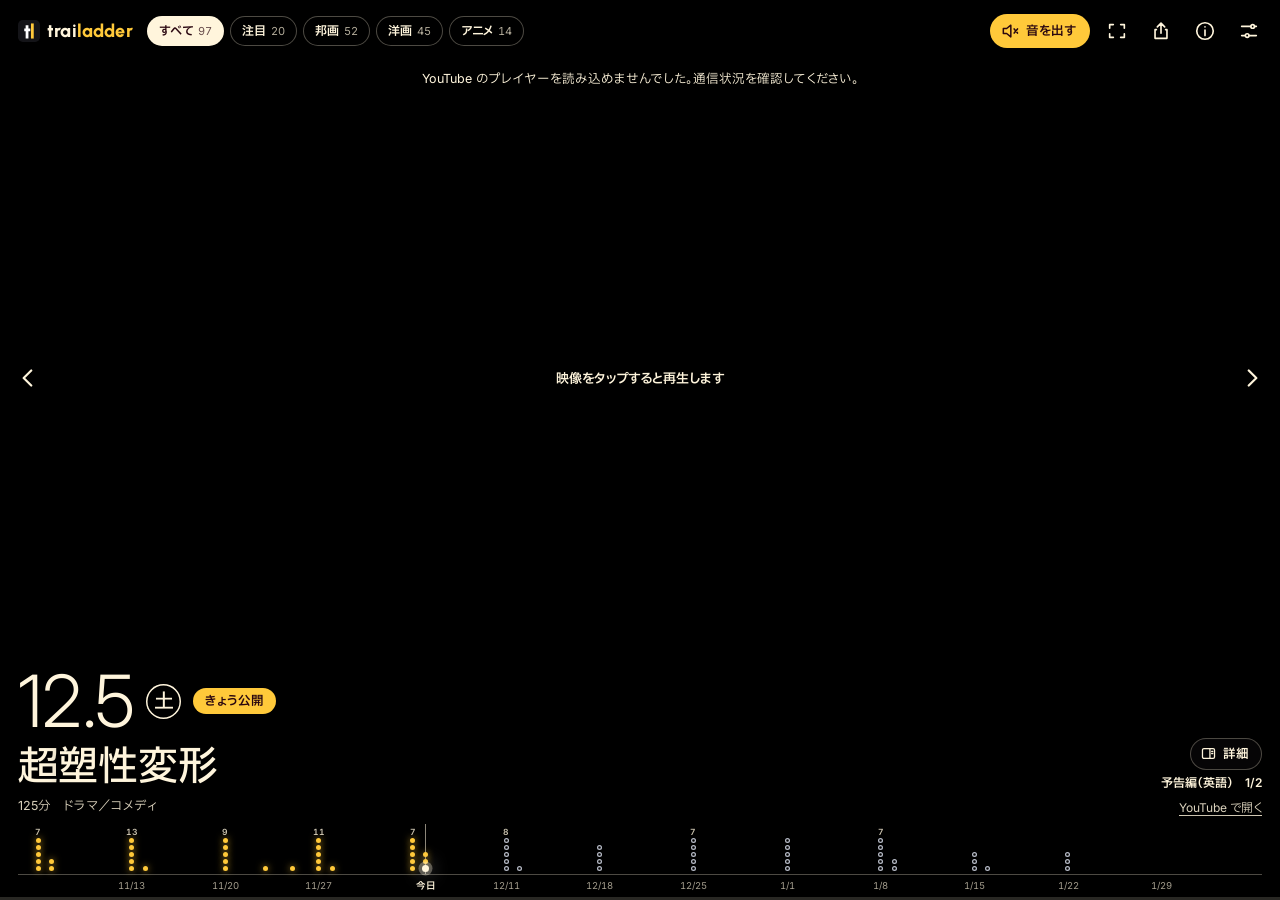
<file: index.html>
<!DOCTYPE html>
<html lang="ja">
<head>
<meta charset="utf-8">
<title>Trailadder - 映画の予告編を、はしごする</title>
<link rel="canonical" href="https://trailadder.com/">
<meta name="description" content="公開から1か月以内の映画と、2か月先までの公開予定作の予告編を、公開日順にスワイプで観る。">
<meta name="viewport" content="width=device-width,initial-scale=1,maximum-scale=1,user-scalable=no,viewport-fit=cover">
<meta name="referrer" content="strict-origin-when-cross-origin">
<meta property="og:type" content="website">
<meta property="og:site_name" content="Trailadder">
<meta property="og:title" content="Trailadder - 映画の予告編を、はしごする">
<meta property="og:description" content="公開から1か月以内の映画と、2か月先までの公開予定作の予告編を、公開日順にスワイプで観る。">
<meta property="og:url" content="https://trailadder.com/">
<meta property="og:image" content="https://trailadder.com/og.png">
<meta property="og:image:width" content="1200">
<meta property="og:image:height" content="630">
<meta property="og:image:alt" content="Trailadder - 映画の予告編を、はしごする">
<meta name="twitter:card" content="summary_large_image">
<meta name="theme-color" content="#000000">
<meta name="mobile-web-app-capable" content="yes">
<meta name="apple-mobile-web-app-capable" content="yes">
<!-- black：ステータスバーを不透明の黒にし、ページはその下から始める。iOS 26 では black-translucent だと、ホーム画面から起動したときに上端のぼかしが上の段に重なる -->
<meta name="apple-mobile-web-app-status-bar-style" content="black">
<meta name="apple-mobile-web-app-title" content="Trailadder">
<link rel="manifest" href="manifest.webmanifest">
<link rel="icon" href="icons/icon.svg" type="image/svg+xml">
<link rel="apple-touch-icon" href="icons/icon-180.png">
<link rel="preconnect" href="https://image.tmdb.org">
<!-- フォント：全体は Inter → IBM Plex Sans JP、サイト名と作品の題名は Urbanist → IBM Plex Sans JP。Google Fonts を非同期で読み込む（cinemaladder と同じ読み込み方） -->
<link rel="preconnect" href="https://fonts.googleapis.com">
<link rel="preconnect" href="https://fonts.gstatic.com" crossorigin>
<link rel="stylesheet" href="https://fonts.googleapis.com/css2?family=Inter:wght@300;400;500;600&amp;family=Urbanist:wght@400;500;600;800&amp;family=IBM+Plex+Sans+JP:wght@300;400;500;600&amp;display=swap" media="print" onload="this.media='all'">
<noscript><link rel="stylesheet" href="https://fonts.googleapis.com/css2?family=Inter:wght@300;400;500;600&amp;family=Urbanist:wght@400;500;600;800&amp;family=IBM+Plex+Sans+JP:wght@300;400;500;600&amp;display=swap"></noscript>
<script>
/* 確認用（stg）のアドレス（stg.… / stg-….）で開いたときだけ、画面に印を出す */
if (/^stg[.-]/.test(location.hostname)) document.documentElement.classList.add('stg');
/* 作品データは、ページの残り（本体のスクリプト）を読み終えるのを待たずに取りに行く。start() が最初の1回だけこれを使う */
if (/[?&]demo=1(&|$)/.test(location.search)) document.documentElement.classList.add('demo');   // 撮影用のデモ（?demo=1）
else window.FILMS = fetch('data/films.json', { cache: 'no-cache' }).catch(() => null);
</script>
<style>
:root{
  /* 映像が全面。左下に公開日を大きく置き、最下段は電球の公開カレンダー（点灯＝公開済み、今日で灯りが止まる）。
     映像以外の面はすべて劇場の緞帳。 */
  --curtain:#4b0f1e;        /* 緞帳の臙脂 */
  --curtain-deep:#2a0710;   /* 緞帳の影 */
  --light:#fff5dc;          /* 映写機の光 */
  --bulb:#ffc93a;           /* 点灯した電球 */
  --silver:#b9bdc9;         /* 消灯した電球、銀幕 */
  /* --font0 は cinemaladder と同じ端末標準のフォント（Google Fonts が届くまでと、届かないときに使う） */
  --font0:"Hiragino Sans","Hiragino Kaku Gothic ProN","Noto Sans JP","Yu Gothic UI",Meiryo,system-ui,sans-serif;
  --font:"Inter","IBM Plex Sans JP",var(--font0);
  --name:"Urbanist","IBM Plex Sans JP",var(--font0);   /* サイト名と作品の題名 */
  --display:var(--font);
  --ui:var(--font);
}
*{box-sizing:border-box}
[hidden]{display:none!important}
html,body{margin:0;height:100%;background:#000}
/* 和文の字間を詰める（palt）を全体にかける。cinemaladder と同じ。和文と英数字のあいだはブラウザが細く空ける。
   注意：font の一括指定（font:500 20px/1.2 …）は font-feature-settings も normal に戻すので、使うときは直後に font-feature-settings:inherit を書く */
body{position:fixed;inset:0;overflow:hidden;overscroll-behavior:none;font-family:var(--ui);color:var(--light);color-scheme:dark;font-feature-settings:"palt" 1;text-autospace:normal;text-spacing-trim:trim-start;line-break:strict;
  -webkit-text-size-adjust:100%;-webkit-user-select:none;user-select:none;-webkit-touch-callout:none;-webkit-tap-highlight-color:transparent;touch-action:none}
button{font:inherit;font-feature-settings:inherit;color:inherit;background:none;border:0;padding:0;margin:0;cursor:pointer;touch-action:manipulation}
a{color:inherit}
:focus-visible{outline:2px solid var(--bulb);outline-offset:2px}
.curtain{background:
  repeating-linear-gradient(90deg,rgba(0,0,0,.22) 0 7px,rgba(0,0,0,0) 7px 24px,rgba(255,235,200,.05) 24px 33px,rgba(0,0,0,0) 33px 48px),
  linear-gradient(180deg,#5c1426,var(--curtain) 42%,var(--curtain-deep))}

/* ---------- stage: always landscape ---------- */
#stage{position:absolute;top:0;left:0;width:100vw;height:100vh;transform-origin:0 0;overflow:hidden;background:#000;
  --W:100vw;--H:100vh;--railh:62px;--mid:42%;
  --il:env(safe-area-inset-left,0px);--ir:env(safe-area-inset-right,0px);--it:env(safe-area-inset-top,0px);--ib:env(safe-area-inset-bottom,0px);
  --gl:max(18px,var(--il));--gr:max(18px,var(--ir));--gt:max(8px,var(--it));--gb:max(10px,var(--ib))}
#stage.cw{--il:env(safe-area-inset-top,0px);--ir:env(safe-area-inset-bottom,0px);--it:env(safe-area-inset-right,0px);--ib:env(safe-area-inset-left,0px)}
#stage.ccw{--il:env(safe-area-inset-bottom,0px);--ir:env(safe-area-inset-top,0px);--it:env(safe-area-inset-left,0px);--ib:env(safe-area-inset-right,0px)}

#player,#track{position:absolute;inset:0;will-change:transform}
#player{z-index:0;background:#000;overflow:hidden}
#ambient{position:absolute;inset:-12%;background:center/cover no-repeat;filter:blur(32px) brightness(.42) saturate(1.25)}
#ytbox{position:absolute;left:50%;top:50%;transform:translate(-50%,-50%);background:#000}
#ytbox iframe,#yt{display:block;width:100%;height:100%;border:0}

#track{z-index:1;pointer-events:none}
.slide{position:absolute;inset:0;overflow:hidden}
.slide[data-role="prev"]{transform:translateX(-100%)}
.slide[data-role="next"]{transform:translateX(100%)}
.slide .ambw,.slide .ov{display:none}
.slide .bg{position:absolute;inset:0;background:#000 center/cover no-repeat;transition:opacity .35s}
.slide.live .bg{opacity:0}
.slide .scrim{position:absolute;inset:0;background:
  linear-gradient(to top,rgba(0,0,0,.86),rgba(0,0,0,.42) 36%,rgba(0,0,0,0) 62%),
  linear-gradient(to bottom,rgba(0,0,0,.6),rgba(0,0,0,0) 24%)}
.meta{position:absolute;left:var(--gl);bottom:calc(var(--railh) + var(--gb) + 12px);max-width:min(62%,680px);display:flex;flex-direction:column;gap:6px}
.when{margin:0;display:flex;flex-wrap:wrap;align-items:center;gap:6px 12px;max-width:calc(var(--W) * .5 - 56px - var(--gl))}
.date{font:300 clamp(34px,calc(var(--H) * .135),72px)/.95 var(--display);font-feature-settings:inherit;letter-spacing:-.01em;text-shadow:0 2px 18px rgba(0,0,0,.55)}
.dow{flex:none;width:1.75em;height:1.75em;border-radius:50%;display:grid;place-items:center;box-shadow:inset 0 0 0 1.5px currentColor;font:500 clamp(13px,calc(var(--H) * .042),20px)/1 var(--display);font-feature-settings:inherit}
.state{flex:none;font:600 12.5px/1 var(--ui);font-feature-settings:inherit;padding:7px 12px;border-radius:99px;white-space:nowrap}
.state.lit{background:var(--bulb);color:var(--curtain-deep)}
.state.unlit{box-shadow:inset 0 0 0 1.5px var(--silver);background:rgba(0,0,0,.3)}
.title{margin:0;font:500 clamp(20px,calc(var(--H) * .074),40px)/1.25 var(--name);font-feature-settings:inherit;text-wrap:wrap;word-break:keep-all;overflow-wrap:anywhere;text-shadow:0 1px 14px rgba(0,0,0,.65);
  display:-webkit-box;-webkit-box-orient:vertical;-webkit-line-clamp:2;overflow:hidden}
.sub{margin:0;font:400 12.5px/1.5 var(--ui);font-feature-settings:inherit;opacity:.86;text-shadow:0 1px 6px rgba(0,0,0,.7)}

#gest{position:absolute;inset:0;z-index:2;touch-action:none}
#stage.direct #gest{pointer-events:none}

#progress{position:absolute;z-index:3;left:0;right:0;bottom:0;height:3px;background:rgba(255,245,220,.16);pointer-events:none}
#progress i{display:block;height:100%;width:0;background:var(--bulb)}
#stage.buffering #progress i{animation:pulse 1s infinite}
@keyframes pulse{50%{opacity:.35}}

/* everything marked .h fades with the HUD */
.h{transition:opacity .22s}
#stage:not(.hud) .h{opacity:0;pointer-events:none}

#top{position:absolute;z-index:4;top:0;left:0;right:0;height:calc(46px + var(--gt));padding:var(--gt) calc(var(--gr) - 8px) 0 var(--gl);display:flex;align-items:center;gap:14px}
.brand{flex:none;display:inline-flex;text-decoration:none;-webkit-tap-highlight-color:transparent;align-items:center;gap:7px;font:800 18px/1 var(--name);font-feature-settings:inherit;letter-spacing:.01em}   /* cinemaladder のサイト名と同じ太さ・字間。押すと ?f= のないトップ（/）を開き直す */
.brand .mark{width:22px;height:22px;flex:none}
.lad{color:var(--bulb)}
.chips{display:flex;gap:6px;min-width:0}
.chip{flex:none;height:30px;padding:0 12px;border-radius:99px;font:600 12px/1 var(--ui);font-feature-settings:inherit;background:rgba(0,0,0,.4);box-shadow:inset 0 0 0 1px rgba(255,245,220,.3);-webkit-backdrop-filter:blur(10px);backdrop-filter:blur(10px)}
.chip small{font:400 11px/1 var(--ui);font-feature-settings:inherit;opacity:.7;margin-left:.45em;font-variant-numeric:tabular-nums}
.chip[aria-pressed="true"]{background:var(--light);color:var(--curtain-deep);box-shadow:none}
.tools{margin-left:auto;flex:none;display:flex;align-items:center;gap:2px}
.ib{flex:none;width:42px;height:42px;border-radius:99px;display:inline-flex;align-items:center;justify-content:center;gap:6px}
.ib svg{width:22px;height:22px;fill:none;stroke:currentColor;stroke-width:1.8;stroke-linecap:round;stroke-linejoin:round}
.ib:active{background:rgba(255,245,220,.16)}
#bSound span{display:none;font:600 12.5px/1 var(--ui);font-feature-settings:inherit;white-space:nowrap}
#stage.muted #bSound{width:auto;padding:0 14px 0 10px;background:var(--bulb);color:var(--curtain-deep);margin-right:4px;height:34px}
#stage.muted #bSound span{display:inline}
#stage.muted #bSound svg{width:20px;height:20px}
#stage.ytt:not(.tall) .brand,#stage.ytt:not(.tall) #chips{opacity:0;pointer-events:none}
.brand,#chips{transition:opacity .6s}
/* 上の段が収まらないときは、段階的に詰める（fitTop が c1〜c4 を付ける） */
#top.c1 .chip small{display:none}
#top.c2{gap:10px}#top.c2 .chips{gap:4px}#top.c2 .chip{padding:0 10px}#top.c2 .tools{gap:0}#top.c2 .ib{width:38px}
#top.c3 .brand .wm{display:none}
#stage.muted #top.c4 #bSound span{display:none}
#stage.muted #top.c4 #bSound{width:38px;padding:0}
#stage.muted #bSound .on,#stage:not(.muted) #bSound .off{display:none}
#stage.fill #bFill .out,#stage:not(.fill) #bFill .in{display:none}
#stage.tall #bFill{display:none}
#stage.narrow .chip small{display:none}
#stage.narrow .chip{padding:0 10px}
#stage.narrow.muted #bSound span{display:none}
#stage.narrow.muted #bSound{width:38px;padding:0}

#hint{display:none;position:absolute;z-index:4;left:50%;top:var(--mid);transform:translate(-50%,-50%);margin:0;pointer-events:none;white-space:nowrap;
  font:600 13px/1 var(--ui);font-feature-settings:inherit;background:rgba(0,0,0,.62);padding:10px 16px;border-radius:99px}
#stage.stalled:not(.blocked):not(.direct) #hint{display:block}
/* until the trailer is actually playing: three marquee bulbs light in turn over the still */
#loader{display:none;position:absolute;z-index:3;left:50%;top:var(--mid);transform:translate(-50%,-50%);gap:11px;padding:13px 17px;border-radius:99px;pointer-events:none;
  background:rgba(0,0,0,.42);-webkit-backdrop-filter:blur(10px);backdrop-filter:blur(10px)}
#loader i{width:9px;height:9px;border-radius:50%;box-shadow:inset 0 0 0 1.5px var(--silver);animation:chase 1.05s infinite}
#loader i:nth-child(2){animation-delay:.175s}
#loader i:nth-child(3){animation-delay:.35s}
@keyframes chase{0%,55%,100%{background:transparent;box-shadow:inset 0 0 0 1.5px var(--silver)}12%,30%{background:var(--bulb);box-shadow:0 0 10px rgba(255,201,58,.85)}}
#stage.loading:not(.stalled):not(.blocked):not(.direct) #loader{display:flex}
#stage.boot{visibility:hidden}   /* 作品データが届くまでは、読み込み中の点だけを出す */
#stage.boot #loader{visibility:visible}
#blockmsg{display:none;position:absolute;z-index:4;left:50%;top:var(--mid);transform:translate(-50%,-50%);text-align:center;font:600 13px/1.7 var(--ui);font-feature-settings:inherit;background:rgba(0,0,0,.6);padding:12px 18px;border-radius:14px;max-width:70%}
#stage.blocked #blockmsg{display:block}
#blockmsg a{display:inline-block;margin-top:6px;color:var(--bulb)}

.edge{position:absolute;z-index:4;top:var(--mid);width:44px;height:64px;margin-top:-32px;display:grid;place-items:center;border-radius:12px}
.edge svg{width:26px;height:26px;fill:none;stroke:currentColor;stroke-width:2;stroke-linecap:round;stroke-linejoin:round;filter:drop-shadow(0 1px 4px #000)}
#bPrev{left:calc(var(--gl) - 12px)}
#bNext{right:calc(var(--gr) - 12px)}
@media (pointer:coarse){.edge{display:none}}

#stage.scrub #vinfo{opacity:0}
#vinfo{position:absolute;z-index:4;transition:opacity .15s;right:var(--gr);bottom:calc(var(--railh) + var(--gb) + 12px);text-align:right;display:grid;gap:5px;font:400 12px/1.3 var(--ui);font-feature-settings:inherit;text-shadow:0 1px 6px rgba(0,0,0,.8)}
#vname{font-weight:600}
#vtime{font-variant-numeric:tabular-nums;opacity:.86}
#vinfo a{opacity:.86;text-underline-offset:3px}

/* the release calendar: one column per day, one bulb per film */
#rail{position:absolute;z-index:4;left:var(--gl);right:var(--gr);bottom:var(--gb);height:var(--railh);touch-action:none;cursor:pointer}
.days{position:absolute;left:0;right:0;top:0;bottom:15px;display:flex;align-items:stretch;border-bottom:1px solid rgba(255,245,220,.3)}
.day{flex:1 1 0;min-width:0;position:relative;display:flex;flex-direction:column-reverse;align-items:center;gap:2px;padding-bottom:3px}
.day i{flex:none;width:5px;height:5px;border-radius:50%}
.day.lit i{background:var(--bulb);box-shadow:0 0 7px rgba(255,201,58,.75)}
.day.unlit i{box-shadow:inset 0 0 0 1.2px var(--silver)}
.day i.cur{background:var(--light);box-shadow:0 0 0 2.5px rgba(255,245,220,.32),0 0 12px rgba(255,255,255,.9);transform:scale(1.4)}
.day b{font:600 8.5px/1 var(--ui);font-feature-settings:inherit;opacity:.8;font-variant-numeric:tabular-nums}
.day b.at{opacity:1;white-space:nowrap;position:relative;z-index:1}
.day.today::after{content:"";position:absolute;left:50%;top:-4px;bottom:0;width:1px;margin-left:-.5px;background:rgba(255,245,220,.55);z-index:-1}
.days.intro .day.lit i{animation:lightup .5s both;animation-delay:calc(var(--k) * 14ms)}
@keyframes lightup{from{background:transparent;box-shadow:inset 0 0 0 1.2px var(--silver)}}
.axis{position:absolute;left:0;right:0;bottom:0;height:11px}
.axis span{position:absolute;bottom:0;transform:translateX(-50%);font:400 9.5px/1 var(--ui);font-feature-settings:inherit;opacity:.64;font-variant-numeric:tabular-nums;white-space:nowrap}
.axis .now{opacity:1;font-weight:600}
.day.sel{background:linear-gradient(to top,rgba(255,245,220,.22),rgba(255,245,220,0));border-radius:3px 3px 0 0}
/* while scrubbing, the date floats well above the finger and a stem points down to the day */
.bubble{position:absolute;bottom:calc(100% + 34px);transform:translateX(-50%);max-width:min(78vw,340px);background:var(--light);color:var(--curtain-deep);padding:8px 12px 9px;border-radius:10px;
  pointer-events:none;box-shadow:0 8px 26px rgba(0,0,0,.5);display:grid;gap:3px;--tx:50%}
.bubble b{font:600 13.5px/1.2 var(--ui);font-feature-settings:inherit;white-space:nowrap}
.bubble span{font:600 11.5px/1.3 var(--ui);font-feature-settings:inherit;opacity:.72;white-space:nowrap;overflow:hidden;text-overflow:ellipsis}
.bubble::before{content:"";position:absolute;top:100%;left:var(--tx);width:1.5px;height:34px;margin-left:-.75px;background:linear-gradient(var(--light),rgba(255,245,220,.25))}
.bubble::after{content:"";position:absolute;top:calc(100% - 1px);left:var(--tx);margin-left:-7px;border:7px solid transparent;border-top-color:var(--light)}

#seekfx{position:absolute;z-index:3;top:var(--mid);width:96px;height:96px;margin-top:-48px;border-radius:50%;background:rgba(0,0,0,.55);display:grid;place-items:center;font:600 12.5px/1 var(--ui);font-feature-settings:inherit;opacity:0;pointer-events:none}
#seekfx.l{left:12%}
#seekfx.r{right:12%}
#seekfx.c{left:50%;margin-left:-48px}
#seekfx.on{animation:seek .6s}
/* 再生・一時停止の丸は、YouTube の映像の中心に合わせる（横画面では画面の縦中央。縦画面は --mid が映像の中心） */
#stage:not(.tall) #seekfx{top:50%}
#stage.split #seekfx.c{left:calc((100% - var(--pw)) / 2)}
@keyframes seek{0%{opacity:0;transform:scale(.8)}25%{opacity:1;transform:none}100%{opacity:0}}

#direct{position:absolute;z-index:7;left:50%;top:calc(var(--gt) + 52px);transform:translateX(-50%);display:flex;align-items:center;gap:12px;white-space:nowrap;
  background:var(--bulb);color:var(--curtain-deep);font:600 13px/1.4 var(--ui);font-feature-settings:inherit;padding:7px 7px 7px 16px;border-radius:99px;box-shadow:0 6px 24px rgba(0,0,0,.5)}
#direct button{font:600 12px/1 var(--ui);font-feature-settings:inherit;padding:9px 12px;border-radius:99px;background:rgba(42,7,16,.14)}

#scrimS{position:absolute;inset:0;z-index:5;background:rgba(0,0,0,.32);opacity:0;pointer-events:none;transition:opacity .25s}
#stage.sheet #scrimS{opacity:1;pointer-events:auto}
/* the sheet is the same smoked glass as the rest of the overlay UI */
#sheet{position:absolute;z-index:6;top:0;bottom:0;right:0;width:min(56%,500px);display:flex;flex-direction:column;transform:translateX(104%);transition:transform .28s cubic-bezier(.2,.8,.2,1),opacity .22s;
  background:rgba(12,10,12,.68);-webkit-backdrop-filter:blur(28px) saturate(1.3);backdrop-filter:blur(28px) saturate(1.3);box-shadow:inset 1px 0 0 rgba(255,245,220,.1)}
#stage.sheet #sheet{transform:none}
#bClose{position:absolute;z-index:1;top:calc(var(--gt) + 2px);right:calc(var(--gr) - 8px)}
#sheetBody{flex:1;min-height:0;overflow-y:auto;overscroll-behavior:contain;touch-action:none;padding:calc(var(--gt) + 14px) var(--gr) calc(var(--gb) + 16px) 22px;display:flex;flex-direction:column;gap:14px}
#sheetBody>*{flex:none}
.ihead{display:flex;gap:14px;align-items:flex-start}
.ihead>div{flex:1;min-width:0}
.idate{padding-right:38px}   /* × の分は日付の行だけ空ける。題名はその下なので、右端まで使う */
.poster{flex:none;width:76px;aspect-ratio:2/3;border-radius:4px;object-fit:cover;background:rgba(0,0,0,.3)}
.idate{margin:0 0 4px;font:600 12px/1.4 var(--ui);font-feature-settings:inherit;color:var(--bulb)}
.ihead h3{margin:0;font:500 21px/1.3 var(--name);font-feature-settings:inherit;text-wrap:wrap;word-break:keep-all;overflow-wrap:anywhere}
.iorig,.isub{margin:3px 0 0;font:400 12px/1.5 var(--ui);font-feature-settings:inherit;opacity:.76}
.overview{margin:0;font:400 13.5px/1.85 var(--ui);font-feature-settings:inherit}
.ovnote{margin:-6px 0 0;font:400 11.5px/1.6 var(--ui);font-feature-settings:inherit;opacity:.6}
.credits{margin:0;display:grid;grid-template-columns:auto 1fr;gap:6px 14px;font:400 12.5px/1.6 var(--ui);font-feature-settings:inherit}
.credits dt{opacity:.66}
.credits dd{margin:0}
#sheetBody h3.sh{margin:0;padding-right:38px;font:500 21px/1.3 var(--display);font-feature-settings:inherit}
#sheetBody h4{margin:4px 0 -6px;font:600 12px/1.4 var(--ui);font-feature-settings:inherit;opacity:.7}
.vids{list-style:none;margin:0;padding:0;display:grid;gap:6px}
.vids button{width:100%;text-align:left;display:flex;justify-content:space-between;align-items:center;gap:12px;padding:10px 12px;border-radius:8px;background:rgba(255,245,220,.07);font:400 12.5px/1.45 var(--ui);font-feature-settings:inherit}
.vids button[aria-current="true"]{box-shadow:inset 0 0 0 1.5px var(--bulb)}
.vids button span{flex:none;opacity:.66}
.links{margin:0;display:flex;gap:18px;font:600 12.5px/1.4 var(--ui);font-feature-settings:inherit}
.links a{text-underline-offset:3px}
.row{display:flex;align-items:center;justify-content:space-between;gap:14px;min-height:48px;padding:7px 0;border-bottom:1px solid rgba(255,245,220,.13);font:400 13.5px/1.45 var(--ui);font-feature-settings:inherit}
.row small{display:block;font-size:11.5px;opacity:.66}
.btn{flex:none;font:600 12.5px/1 var(--ui);font-feature-settings:inherit;padding:10px 14px;border-radius:99px;box-shadow:inset 0 0 0 1.2px rgba(255,245,220,.5)}
.btn:active{background:rgba(255,245,220,.14)}
.hx{position:absolute;z-index:2;left:0;top:0;width:100%;height:100%;margin:0;padding:0;opacity:0;cursor:pointer;touch-action:manipulation;-webkit-tap-highlight-color:transparent}
.sw{-webkit-appearance:none;appearance:none;flex:none;width:44px;height:26px;margin:0;border-radius:99px;background:rgba(255,245,220,.22);position:relative;transition:background .15s;cursor:pointer}
.sw::after{content:"";position:absolute;top:3px;left:3px;width:20px;height:20px;border-radius:50%;background:var(--light);transition:transform .15s}
.sw:checked{background:var(--bulb)}
.sw:checked::after{transform:translateX(18px);background:var(--curtain-deep)}
.credit{margin:0;font:400 11px/1.75 var(--ui);font-feature-settings:inherit;opacity:.62}
.credit.pages{display:flex;flex-wrap:wrap;gap:4px 16px;font-size:12.5px;opacity:.8}   /* 運営者情報などへのリンク（設定画面の一番下） */

#veil{position:absolute;inset:0;z-index:8;display:grid;align-content:center;padding:0 var(--gr) 0 calc(var(--gl) + 5%)}
.vin{display:grid;gap:12px;max-width:34rem}
.vbrand{margin:0 0 4px;font:400 clamp(38px,calc(var(--H) * .17),80px)/1 var(--name);font-feature-settings:inherit}
#vmsg{margin:0;font:500 18px/1.45 var(--display);font-feature-settings:inherit}
#vsub{margin:0;font:400 12.5px/1.7 var(--ui);font-feature-settings:inherit;opacity:.78;font-variant-numeric:tabular-nums}
#vact{display:flex;flex-wrap:wrap;gap:10px;margin-top:4px}

/* 確認用（stg）の印。stg のアドレスで開いたときだけ出す。触れない・動作を邪魔しない */
#envtag{display:none;position:absolute;z-index:10;left:var(--gl);bottom:calc(var(--gb) - 3px);pointer-events:none;user-select:none;-webkit-user-select:none;
  font:800 10px/1 var(--name);font-feature-settings:inherit;letter-spacing:.08em;color:var(--curtain-deep);background:var(--bulb);padding:3px 6px;border-radius:4px;opacity:.9}
html.stg #envtag{display:block}
/* デモ（?demo=1）：表示中の映像のクレジット（CC BY の表示義務）。詳細パネル（z-index:6）より下に描く。
   横画面は上の段のすぐ下の右端、縦画面は映像の右下に重ねる（下のカレンダーと重ならない所） */
#democredit{display:none;position:absolute;z-index:5;right:var(--gr);top:calc(46px + var(--gt) + 6px);max-width:60%;pointer-events:none;user-select:none;-webkit-user-select:none;
  font:500 10px/1.3 var(--ui);font-feature-settings:inherit;color:rgba(255,255,255,.8);text-align:right;text-shadow:0 1px 4px rgba(0,0,0,.8)}
html.demo #democredit{display:block}
#stage.split #democredit{right:calc(var(--pw) + var(--gr))}
#stage.tall #democredit{top:calc(var(--vb) - 6px);transform:translateY(-100%);max-width:calc(100% - var(--gl) - var(--gr))}
#toast{position:absolute;z-index:9;left:50%;top:calc(var(--gt) + 52px);transform:translate(-50%,-8px);max-width:78%;text-align:center;background:rgba(0,0,0,.8);font:400 12.5px/1.55 var(--ui);font-feature-settings:inherit;padding:9px 14px;border-radius:10px;opacity:0;pointer-events:none;transition:opacity .2s,transform .2s}
#toast.on{opacity:1;transform:translate(-50%,0)}


/* ---------- portrait layout: video band on top, the film below it ---------- */
#stage.tall{--railh:70px;--vt:calc(var(--gt) + 88px);--vh:calc(var(--W) * 9 / 16);--vb:calc(var(--vt) + var(--vh));--mid:calc(var(--vt) + var(--vh) / 2)}
#stage.tall:not(.hud) .h{opacity:1;pointer-events:auto}
#stage.tall #top{height:auto;flex-wrap:wrap;row-gap:4px;padding-bottom:0}
#stage.tall .chips{order:3;width:100%}
#stage.tall #ambient{display:none}
#stage.tall #ytbox{left:0;top:var(--vt);transform:none}
#stage.tall .slide .bg{top:var(--vt);height:var(--vh);bottom:auto}
#stage.tall .slide .scrim{display:none}
#stage.tall .slide .ambw{display:block;position:absolute;left:0;right:0;top:var(--vb);bottom:0;overflow:hidden}
#stage.tall .slide .amb{position:absolute;inset:-25%;background:#000 center/cover no-repeat;filter:blur(30px) brightness(.34) saturate(1.2)}
#stage.tall .meta{top:calc(var(--vb) + 18px);bottom:calc(var(--railh) + var(--gb) + 40px);right:var(--gr);max-width:none;gap:8px;overflow:hidden;
  -webkit-mask-image:linear-gradient(to bottom,#000 calc(100% - 28px),transparent);mask-image:linear-gradient(to bottom,#000 calc(100% - 28px),transparent)}
#stage.tall .meta>*{flex-shrink:0}   /* a long synopsis is cut off by the mask; the title never gives way */
#stage.tall .when{max-width:none}
#stage.tall .date{font-size:58px}
#stage.tall .title{font-size:25px}
#stage.tall .slide .ov{display:block;margin:6px 0 0;font:400 13px/1.85 var(--ui);font-feature-settings:inherit;opacity:.84}
#stage.tall #vinfo{left:var(--gl);display:flex;align-items:baseline;gap:14px;text-align:left}
#stage.tall #vopen{margin-left:auto}
#stage.tall .day i{width:3.5px;height:3.5px}
#stage.tall #sheet{top:auto;left:0;right:0;width:auto;height:min(74%,680px);transform:translateY(104%);border-radius:16px 16px 0 0;box-shadow:inset 0 1px 0 rgba(255,245,220,.1)}
/* portrait details: the area under the video simply becomes scrollable. The panel fades in exactly over the film's
   date, title and synopsis (same type, same place) on the same blurred backdrop, and the rest follows below. */
#stage.tall.inl #sheet{top:var(--vb);height:auto;bottom:0;transform:none;opacity:0;pointer-events:none;border-radius:0;background:none;-webkit-backdrop-filter:none;backdrop-filter:none;box-shadow:none}
#stage.tall.inl.sheet #sheet{opacity:1;pointer-events:auto}
#stage.tall.inl #scrimS{background:none;pointer-events:none}   /* the video stays live: tap to pause, swipe to change film */
#stage.tall.inl #sheetBody{padding:18px var(--gr) calc(var(--gb) + 28px) var(--gl);
  -webkit-mask-image:linear-gradient(to bottom,transparent,#000 16px);mask-image:linear-gradient(to bottom,transparent,#000 16px)}
#stage.tall.inl #bClose{top:8px}
#stage.tall .slide .meta,#stage.tall #vinfo,#stage.tall #rail{transition:opacity .22s}
#stage.tall.inl.sheet .slide[data-role="cur"] .meta,#stage.tall.inl.sheet #vinfo,#stage.tall.inl.sheet #rail{opacity:0;pointer-events:none}
.imeta{display:flex;flex-direction:column;gap:8px}
.imeta .when{padding-right:40px}
.imeta .title{display:block;overflow:visible}
#stage.tall.inl .overview{font:400 13px/1.85 var(--ui);font-feature-settings:inherit;opacity:.84;margin-top:6px}
#stage.tall.sheet #sheet{transform:none}

#stage.tall #toast,#stage.tall #direct{top:calc(var(--vt) + 14px)}

/* ---------- landscape details: the video moves left and the details sit beside it ---------- */
#stage{--pw:min(42%,460px)}
#stage.split #scrimS{background:none;pointer-events:none}
#stage.split #sheet{width:var(--pw)}
#stage.split #player,#stage.split #track{right:var(--pw)}
#stage.split .slide .meta{opacity:0;pointer-events:none}
#stage.split #rail,#stage.split #vinfo{right:calc(var(--pw) + var(--gr))}
#stage.split #bNext{right:calc(var(--pw) + var(--gr) - 12px)}
.dbtn{justify-self:end;display:inline-flex;align-items:center;gap:6px;height:32px;padding:0 13px 0 10px;border-radius:99px;font:600 12.5px/1 var(--ui);font-feature-settings:inherit;
  background:rgba(12,10,12,.5);-webkit-backdrop-filter:blur(12px);backdrop-filter:blur(12px);box-shadow:inset 0 0 0 1px rgba(255,245,220,.28);text-shadow:none}
.dbtn svg{width:17px;height:17px;fill:none;stroke:currentColor;stroke-width:1.8;stroke-linecap:round;stroke-linejoin:round}
.dbtn[aria-pressed="true"]{background:var(--light);color:var(--curtain-deep);box-shadow:none}
#stage.tall .dbtn{display:none}

@media (prefers-reduced-motion:reduce){
  *,*::before,*::after{animation:none!important;transition-duration:.01ms!important}
}
/* 日本語の組版（Qiita「日本語サイトで指定する価値のあるCSS」に沿う）。非対応のブラウザでは無視されるだけ。
   ・あらすじなどの長い文は palt を外す（詰めすぎると読みにくい）。約物の詰めは text-spacing-trim が受け持つ（Chrome 123〜）
   ・line-break:strict は body に指定済み（小書きのかなと長音記号が行頭に来ない）
   ・入力欄は和欧のアキを入れない */
.overview,.ovnote,.credits,.credit{font-feature-settings:normal}
input,textarea,[contenteditable]{text-autospace:no-autospace}
</style>
<!-- 検索エンジン向けの構造化データ（サイトの種類・名前・読み方・姉妹サイト） -->
<script type="application/ld+json">
{
  "@context": "https://schema.org",
  "@type": "WebApplication",
  "name": "Trailadder",
  "alternateName": "トレイラダー",
  "url": "https://trailadder.com/",
  "description": "公開から1か月以内の映画と、2か月先までの公開予定作の予告編を、公開日順にスワイプで観る。",
  "inLanguage": "ja",
  "applicationCategory": "EntertainmentApplication",
  "operatingSystem": "Any",
  "offers": {
    "@type": "Offer",
    "price": "0",
    "priceCurrency": "JPY"
  },
  "isRelatedTo": {
    "@type": "WebSite",
    "name": "Cinemaladder",
    "url": "https://cinemaladder.com/"
  }
}
</script>
</head>
<body>

<div id="stage" class="hud muted" hidden>
  <div id="player"><div id="ambient"></div><div id="ytbox"><div id="yt"></div></div></div>

  <div id="track">
    <article class="slide" data-role="prev"><div class="ambw"><div class="amb"></div></div><div class="bg"></div><div class="scrim h"></div><div class="meta h"><p class="when"><span class="date"></span><span class="dow"></span><span class="state"></span></p><h2 class="title"></h2><p class="sub"></p><p class="ov"></p></div></article>
    <article class="slide" data-role="cur"><div class="ambw"><div class="amb"></div></div><div class="bg"></div><div class="scrim h"></div><div class="meta h"><p class="when"><span class="date"></span><span class="dow"></span><span class="state"></span></p><h2 class="title"></h2><p class="sub"></p><p class="ov"></p></div></article>
    <article class="slide" data-role="next"><div class="ambw"><div class="amb"></div></div><div class="bg"></div><div class="scrim h"></div><div class="meta h"><p class="when"><span class="date"></span><span class="dow"></span><span class="state"></span></p><h2 class="title"></h2><p class="sub"></p><p class="ov"></p></div></article>
  </div>

  <div id="gest" aria-hidden="true"></div>
  <div id="progress"><i></i></div>

  <header id="top" class="h">
    <a class="brand" href="/" aria-label="trailadder（最初から観る）"><svg class="mark" viewBox="0 0 32 32" aria-hidden="true"><rect width="32" height="32" rx="7" fill="#141418"/><g transform="translate(8.080 27.000) scale(0.01467 -0.01467)"><path fill="#FFFFFF" d="M664 724H484V0H208V724H70V1000H208V1314H484V1000H664Z"/><path fill="#FFC93A" transform="translate(614 0)" d="M120 0V1500H396V0Z"/></g></svg><span class="wm">trai<span class="lad">ladder</span></span></a>
    <div class="chips" id="chips" role="group" aria-label="作品の絞り込み"></div>
    <div class="tools">
      <button class="ib" id="bSound" type="button" aria-label="音を出す">
        <svg class="off" viewBox="0 0 24 24" aria-hidden="true"><path d="M4 9v6h4l5 4V5L8 9H4z"/><path d="M17 9.5l4 5M21 9.5l-4 5"/></svg>
        <svg class="on" viewBox="0 0 24 24" aria-hidden="true"><path d="M4 9v6h4l5 4V5L8 9H4z"/><path d="M16.5 8.5a5 5 0 010 7M19 6a8.5 8.5 0 010 12"/></svg>
        <span>音を出す</span>
      </button>
      <button class="ib" id="bFill" type="button" aria-label="映像の拡大を切り替える">
        <svg class="out" viewBox="0 0 24 24" aria-hidden="true"><path d="M4 9V5h4M20 9V5h-4M4 15v4h4M20 15v4h-4"/></svg>
        <svg class="in" viewBox="0 0 24 24" aria-hidden="true"><path d="M8 5v4H4M16 5v4h4M8 19v-4H4M16 19v-4h4"/></svg>
      </button>
      <button class="ib" id="bOrient" type="button" aria-label="横画面にする">
        <svg viewBox="0 0 24 24" aria-hidden="true"><rect x="7" y="3" width="10" height="18" rx="2"/><path d="M3 14a8 8 0 004 6M2 17l1-3 3 1"/></svg>
      </button>
      <button class="ib" id="bShare" type="button" aria-label="この予告編を共有">
        <svg viewBox="0 0 24 24" aria-hidden="true"><path d="M12 3.5v11M8 7.5l4-4 4 4M7 10.5H5.5v9.5h13v-9.5H17"/></svg>
      </button>
      <button class="ib" id="bInfo" type="button" aria-label="作品の詳細を開く">
        <svg viewBox="0 0 24 24" aria-hidden="true"><circle cx="12" cy="12" r="9"/><path d="M12 11v6M12 7.5v.01"/></svg>
      </button>
      <button class="ib" id="bSet" type="button" aria-label="設定を開く">
        <svg viewBox="0 0 24 24" aria-hidden="true"><path d="M4 7h10M18 7h2M4 17h4M12 17h8"/><circle cx="16" cy="7" r="2"/><circle cx="10" cy="17" r="2"/></svg>
      </button>
    </div>
  </header>

  <p id="hint" class="h">映像をタップすると再生します</p>
  <div id="loader" role="status" aria-label="予告編を読み込んでいます"><i></i><i></i><i></i></div>
  <div id="blockmsg" class="h">この予告は埋め込みでは再生できません<br><a id="blockopen" target="_blank" rel="noopener">YouTube で開く</a></div>
  <button class="edge h" id="bPrev" type="button" aria-label="前の作品へ"><svg viewBox="0 0 24 24" aria-hidden="true"><path d="M15 5l-7 7 7 7"/></svg></button>
  <button class="edge h" id="bNext" type="button" aria-label="次の作品へ"><svg viewBox="0 0 24 24" aria-hidden="true"><path d="M9 5l7 7-7 7"/></svg></button>

  <div id="vinfo" class="h"><button class="dbtn" id="bDetail" type="button" aria-pressed="false"><svg viewBox="0 0 24 24" aria-hidden="true"><rect x="3.5" y="5" width="17" height="14" rx="2"/><path d="M14 5v14M16.5 9h1.5M16.5 12h1.5"/></svg>詳細</button><span id="vname"></span><span id="vtime"></span><a id="vopen" target="_blank" rel="noopener">YouTube で開く</a></div>

  <div id="rail" class="h" role="group" aria-label="公開日のカレンダー"><div class="days" id="days"></div><div class="axis" id="axis"></div><div class="bubble" id="bubble" hidden></div></div>

  <div id="seekfx" aria-hidden="true"></div>
  <div id="direct" hidden><span></span><button id="bDirectOff" type="button">やめる</button></div>

  <div id="scrimS"></div>
  <aside id="sheet" aria-hidden="true">
    <button class="ib" id="bClose" type="button" aria-label="閉じる"><svg viewBox="0 0 24 24" aria-hidden="true"><path d="M6 6l12 12M18 6L6 18"/></svg></button>
    <div id="sheetBody"></div>
  </aside>

  <div id="veil" class="curtain" hidden>
    <div class="vin">
      <p class="vbrand">trai<span class="lad">ladder</span></p>
      <p id="vmsg"></p>
      <p id="vsub"></p>
      <div id="vact"><button class="btn" id="bRetry" type="button">もう一度読み込む</button></div>
    </div>
  </div>

  <div id="toast" role="status" aria-live="polite"></div>
  <div id="envtag" aria-hidden="true">stg</div>
  <div id="democredit" aria-live="polite"></div>
</div>


<script>
(() => {
'use strict';

/* ---------- constants ---------- */
const TMDB = 'https://api.themoviedb.org/3';
const IMG = 'https://image.tmdb.org/t/p/';

/* ---------- 撮影用のデモ（?demo=1） ----------
   宣伝用の画面収録のため、権利処理の済んだ映像（Blender Foundation のオープンムービー、CC BY）だけを流す。
   TMDB のデータは使わず、通常の画面からはリンクしない。公開日は並び順と表示のためのダミーで、すべて金曜日（w は、今日以降で一番近い金曜日から何週目か）。
   YouTube の ID は Blender の公式サイト（studio.blender.org の公開記事、durian / mango.blender.org）に埋め込まれているもののみ */
const DEMO = document.documentElement.classList.contains('demo');
// start：最初の映像を何秒目から流すか（冒頭のロゴ・タイトルを飛ばす。実機の収録から決めた値）
const DEMO_FILMS = [
  { w: -3, title: 'シンテル', otitle: 'Sintel', start: 3, runtime: 15, genres: ['アニメーション', 'ファンタジー'], gids: [16, 14], pop: 90,
    overview: '雪山を旅する少女シンテルは、さらわれた小さなドラゴンを探している。手がかりを追って、彼女は危険な土地へと踏み込んでいく。',
    vids: [['HOfdboHvshg', '予告編', 'Trailer'], ['eRsGyueVLvQ', '本編', 'Clip']], license: 'CC BY 3.0', credit: '(CC) Blender Foundation | durian.blender.org' },
  { w: -1, title: 'ティアーズ・オブ・スティール', otitle: 'Tears of Steel', start: 50, runtime: 12, genres: ['サイエンスフィクション'], gids: [878], pop: 70,
    overview: '近未来のアムステルダム。ロボットに支配されかけた世界を救うため、科学者たちは過去のある出来事をやり直そうとする。',
    vids: [['R6MlUcmOul8', '本編', 'Clip']], license: 'CC BY 3.0', credit: '(CC) Blender Foundation | mango.blender.org' },
  { w: 0, title: 'スプライト・フライト', otitle: 'Sprite Fright', start: 30, runtime: 10, genres: ['アニメーション', 'コメディ'], gids: [16, 35], pop: 85,
    overview: '森へ遊びに来た騒がしい若者たち。そこで出会ったのは、おだやかなキノコの妖精たちだった――はずが。',
    vids: [['_cMxraX_5RE', '本編', 'Clip']], license: 'CC BY 4.0', credit: '(CC) Blender Foundation | studio.blender.org' },
  { w: 1, title: 'チャージ', otitle: 'Charge', start: 8, runtime: 4, genres: ['アニメーション', 'アクション'], gids: [16, 28], pop: 60,
    overview: '荒れ果てた世界で、老人はたった一つのエネルギーを守ろうとする。そこへ、それを奪いに来た者が現れる。',
    vids: [['UXqq0ZvbOnk', '本編', 'Clip']], license: 'CC BY 4.0', credit: '(CC) Blender Foundation | studio.blender.org' },
  { w: 3, title: 'コーヒー・ラン', otitle: 'Coffee Run', start: 10, runtime: 0, genres: ['アニメーション', 'ドラマ'], gids: [16, 18], pop: 50,
    overview: 'コーヒーを片手に走る一人の女性。走りながら、終わってしまった恋の思い出が次々とよみがえる。',
    vids: [['PVGeM40dABA', '本編', 'Clip']], license: 'CC BY 4.0', credit: '(CC) Blender Foundation | studio.blender.org' },
  { w: 6, title: 'ウィング・イット！', otitle: 'Wing It!', start: 6, runtime: 0, genres: ['アニメーション', 'コメディ'], gids: [16, 35], pop: 75,
    overview: '納屋で手作りのロケットを組み立てる鳥と、それに巻き込まれる相棒。無事に飛び立てるのか。',
    vids: [['u9lj-c29dxI', '本編', 'Clip']], license: 'CC BY 4.0', credit: '(CC) Blender Foundation | studio.blender.org' },
];
// デモの映像の開始位置（秒）。最初の映像だけ（シンテルの本編などには付けない）。通常の予告編はいつも0秒から
const startOf = key => { if (!DEMO) return 0; const f = DEMO_FILMS.find(x => x.vids[0][0] === key); return f ? f.start || 0 : 0; };
function demoData() {
  const fri = (5 - new Date().getDay() + 7) % 7;   // 今日以降で一番近い金曜日まで何日か（金曜日なら0）
  const iso0 = w => { const x = new Date(); x.setHours(0, 0, 0, 0); x.setDate(x.getDate() + fri + w * 7); return `${x.getFullYear()}-${String(x.getMonth() + 1).padStart(2, '0')}-${String(x.getDate()).padStart(2, '0')}`; };
  return {
    fetchedAt: new Date().toISOString(),
    films: DEMO_FILMS.map((f, i) => ({
      id: -(i + 1), title: f.title, otitle: f.otitle, ol: 'en', date: iso0(f.w), cert: '', pop: f.pop, overview: f.overview,
      runtime: f.runtime, genres: f.genres, gids: f.gids, director: [], cast: [], revival: false,
      img: `https://i.ytimg.com/vi/${f.vids[0][0]}/maxresdefault.jpg`,   // 背景は YouTube の動画の画像（16:9）
      vids: f.vids.map(([key, name, type]) => ({ key, name, type, lang: 'en', official: 1 })),
      license: f.license, credit: f.credit,
    })),
  };
}
// 古い動画には大きいサムネイル（maxresdefault）がなく、YouTube は 120×90 の灰色の画像を返す。
// そのときは、どの動画にもある hqdefault（480×360。上下の黒帯は 16:9 に切り抜くと消える）に差し替え、表示中の背景も直す
function demoThumbs() {
  for (const f of data.films) {
    const im = new Image();
    im.onload = im.onerror = () => {
      if (im.naturalWidth > 120) return;
      const old = f.img; f.img = `https://i.ytimg.com/vi/${f.vids[0].key}/hqdefault.jpg`;
      for (const el of document.querySelectorAll('.bg, .amb, #ambient')) if (el.style.backgroundImage.includes(old)) el.style.backgroundImage = `url("${f.img}")`;
    };
    im.src = f.img;
  }
}
const REGION = 'JP', LANG = 'ja-JP';
const HOT_N = 20, MAXDOT = 5;
const NS = 'trailadder.';
const DOW = ['日', '月', '火', '水', '木', '金', '土'];
const TYPE_JA = { Trailer: '予告編', Teaser: '特報', Clip: '本編映像', Featurette: '特別映像', 'Behind the Scenes': 'メイキング', Bloopers: 'NG集', 'Opening Credits': 'オープニング' };
const TYPE_RANK = { Trailer: 0, Teaser: 1, Clip: 2, Featurette: 3 };
const LANG_JA = { en: '英語', ko: '韓国語', zh: '中国語', cn: '広東語', fr: 'フランス語', es: 'スペイン語', de: 'ドイツ語', it: 'イタリア語', hi: 'ヒンディー語', th: 'タイ語' };

/* ---------- small helpers ---------- */
const $ = (s, r = document) => r.querySelector(s);
const clamp = (v, a, b) => Math.min(b, Math.max(a, v));
const sleep = ms => new Promise(r => setTimeout(r, ms));
const esc = s => String(s == null ? '' : s).replace(/[&<>"']/g, c => ({ '&': '&amp;', '<': '&lt;', '>': '&gt;', '"': '&quot;', "'": '&#39;' }[c]));
/* 題名の改行位置。日本語は単語の区切りに <wbr> を入れ、CSS は「単語の途中では折らない」（keep-all）にする。
   こうすると、Chrome でも Safari でも、区切りのよい所だけで折り返す。Intl.Segmenter がない環境では、そのまま表示する */
const SEG = typeof Intl !== 'undefined' && Intl.Segmenter ? new Intl.Segmenter('ja', { granularity: 'word' }) : null;
// 「・」「／」「、」などの記号は前の語にくっつけ、行の頭に来ないようにする。開きかっこ（『「（など）は後ろの語にくっつける
const KANA = /[\u30A1-\u30FAー]/;
const OPEN = /^[「『（(［\[【〈《〔“‘]+$/;
const wbrTitle = s => {
  const t = String(s == null ? '' : s); if (!SEG) return esc(t);
  let out = '', prev = null;
  for (const x of SEG.segment(t)) {
    const open = OPEN.test(x.segment);
    // カタカナが続く所（ファー｜ザー など、辞書が分けてしまう所）でも折らない
    if (prev && (x.isWordLike || open) && !OPEN.test(prev.segment) && !(KANA.test(prev.segment.slice(-1)) && KANA.test(x.segment[0]))) out += '<wbr>';
    out += esc(x.segment); prev = x;
  }
  return out;
};
const pad = n => String(n).padStart(2, '0');
const iso = d => `${d.getFullYear()}-${pad(d.getMonth() + 1)}-${pad(d.getDate())}`;
const parseISO = s => { const [y, m, d] = s.split('-').map(Number); return new Date(y, m - 1, d); };
const startOfDay = d => new Date(d.getFullYear(), d.getMonth(), d.getDate());
const todayS = () => iso(new Date());
const dayDiff = (a, b) => Math.round((a - b) / 864e5);
const addMonths = (d, n) => { const r = new Date(d.getFullYear(), d.getMonth() + n, d.getDate()); if (r.getDate() !== d.getDate()) r.setDate(0); return r; };
const fmtTime = s => { s = Math.max(0, Math.floor(s)); return `${Math.floor(s / 60)}:${pad(s % 60)}`; };
const store = {
  get(k, d) { try { const v = localStorage.getItem(NS + k); return v == null ? d : JSON.parse(v); } catch (e) { return d; } },
  set(k, v) { try { localStorage.setItem(NS + k, JSON.stringify(v)); } catch (e) {} },
  del(k) { try { localStorage.removeItem(NS + k); } catch (e) {} }
};

// Touch taps are read from pointer events, not from click: Chrome drops the click of a tap that lands
// just after a flick, and a control should answer the moment the finger lifts.
let ghost = null;
document.addEventListener('click', e => {
  // swallow the click that follows a tap already handled, so it cannot land on whatever appeared underneath
  // 触覚用のスイッチ（下の「疑似触覚」）に当たったクリックは、切り替わりを止めると触覚も消えるので、伝わるのだけを止める
  if (ghost && e.timeStamp - ghost.t < 600 && Math.hypot(e.clientX - ghost.x, e.clientY - ghost.y) < 40) { ghost = null; if (!e.target.classList || !e.target.classList.contains('hx')) e.preventDefault(); e.stopPropagation(); }
}, true);
const isHx = t => !!(t && t.classList && t.classList.contains('hx'));
const markTap = e => { ghost = { t: e.timeStamp, x: e.clientX, y: e.clientY }; };
function onTap(el, fn) {
  let pid = null, x = 0, y = 0, t = 0;
  el.addEventListener('pointerdown', e => { if (e.pointerType === 'mouse') return; pid = e.pointerId; x = e.clientX; y = e.clientY; t = e.timeStamp; });
  el.addEventListener('pointerup', e => {
    if (e.pointerId !== pid) return;
    pid = null;
    if (isHx(e.target)) return;   // 疑似触覚のスイッチに触れたタップは、続くクリックで動かす（指を離した時点で画面を変えると、クリックがスイッチに届かず触覚が出ない）
    if (Math.hypot(e.clientX - x, e.clientY - y) > 14 || e.timeStamp - t > 700) return;
    markTap(e); fn(e);
  });
  el.addEventListener('pointercancel', () => { pid = null; });
  el.addEventListener('click', fn);   // mouse and keyboard
}

/* ---------- 疑似触覚（iPhone・iPad のブラウザだけ。ar-clock と同じ仕組み） ----------
   iOS のブラウザには振動させる命令がない。ただし「スイッチ」部品だけは、指で切り替えた瞬間に端末がカチッと鳴らす。
   そこで各ボタンの上に透明なスイッチを重ね、指が触れたときにそのカチッを借りる（強さは選べない。OS の更新で効かなくなることがある）。
   ボタン本来の動きは変えない：スイッチに当たったタップは、そのままボタンへ伝わる */
const IOS_WEB = /iP(hone|ad|od)/.test(navigator.userAgent) || (/Macintosh/.test(navigator.userAgent) && navigator.maxTouchPoints > 1);
function hapticCover() {
  document.querySelectorAll('button, label.row').forEach(b => {
    if (b.querySelector(':scope > .hx')) return;
    if (getComputedStyle(b).position === 'static') b.style.position = 'relative';
    const i = document.createElement('input');
    i.className = 'hx'; i.type = 'checkbox'; i.setAttribute('switch', ''); i.tabIndex = -1; i.setAttribute('aria-hidden', 'true');
    b.appendChild(i);
  });
}
if (IOS_WEB) {
  hapticCover();
  // ボタンの中身を書き換えると重ねた部品も消えるので、そのたびに付け直す（書き換えが続いても1コマに1回）
  let hxq = 0;
  new MutationObserver(() => { if (!hxq) hxq = requestAnimationFrame(() => { hxq = 0; hapticCover(); }); }).observe(document.body, { childList: true, subtree: true });
}

/* ---------- elements & state ---------- */
const stage = $('#stage'), track = $('#track'), player = $('#player'), ytbox = $('#ytbox'), ambient = $('#ambient');
const gest = $('#gest'), rail = $('#rail'), daysEl = $('#days'), axisEl = $('#axis'), bubble = $('#bubble');
const sheet = $('#sheet'), sheetBody = $('#sheetBody');
const slides = [...document.querySelectorAll('.slide')];
const roles = { prev: slides[0], cur: slides[1], next: slides[2] };

const prefs = Object.assign({ mode: 'portrait', flip: false, fill: false, autoNext: true }, store.get('prefs', {}));
const savePrefs = () => store.set('prefs', prefs);
let data = null;          // { from, to, today, fetchedAt, films, skipped }
let view = [];            // films after the active filter, in release order
let idx = 0;
let filter = 'all';
let rot = 0, W = 0, H = 0, VW = 0, VH = 0;
let hudOn = true, hudT = 0, sheetOpen = null, scrubbing = false, direct = null;
let animating = false, pendingDir = 0, animT = 0, loadT = 0, loadPending = false;
let railN = 0, railDays = [], byDay = new Map();

/* ---------- layout: the stage is landscape whatever the device says ---------- */
const coarse = matchMedia('(pointer:coarse)').matches;
function layout() {
  VW = window.innerWidth; VH = window.innerHeight;
  const portrait = coarse && VH > VW;
  rot = portrait && prefs.mode === 'landscape' ? (prefs.flip ? -90 : 90) : 0;
  W = rot ? VH : VW; H = rot ? VW : VH;
  stage.style.width = W + 'px'; stage.style.height = H + 'px';
  stage.style.transform = rot === 90 ? `translate(${VW}px,0) rotate(90deg)` : rot === -90 ? `translate(0,${VH}px) rotate(-90deg)` : 'none';
  stage.classList.toggle('cw', rot === 90);
  stage.classList.toggle('ccw', rot === -90);
  stage.classList.toggle('narrow', W < 760);
  stage.classList.toggle('tall', !rot && H > W);
  fitTop();
  if (sheetOpen === 'info' && stage.classList.contains('tall') === stage.classList.contains('split')) openSheet('info');   // turned the phone: switch between in-place and side-by-side
  const bo = $('#bOrient');
  bo.hidden = !coarse;
  bo.setAttribute('aria-label', prefs.mode === 'landscape' ? '縦画面にする' : '横画面にする');
  stage.style.setProperty('--W', W + 'px');
  stage.style.setProperty('--H', H + 'px');
  sizePlayer();
  if (data && view.length) { buildRail(); markRail(); }
}
// read the shared link before anything rewrites the address bar
let urlOn = false;   // 最初の表示では URL に作品（?f=）を付けない。自分で作品を動かしてから付ける（cinemaladder と同じ）
function syncUrl() {
  const f = view[idx]; if (!urlOn || !f || DEMO) return;   // デモでは URL（?demo=1）を書き換えない
  try { history.replaceState(null, '', shareUrl(f)); } catch (e) {}   // the address bar is this film's link
  document.title = `${f.title}｜予告編 - Trailadder`;   // the server titles the page after the film in the link; follow the film on screen
}
let sharedLink = (() => { const q = new URLSearchParams(location.search), id = +q.get('f'); return id ? { id, v: q.get('v') } : null; })();
let SW = 0;   // width of the film strip: the whole stage, or the part left of the details column
function sizePlayer() {
  const split = stage.classList.contains('split');
  SW = split ? W - Math.min(W * .42, 460) : W;
  if (stage.classList.contains('tall')) { ytbox.style.width = W + 'px'; ytbox.style.height = (W * 9 / 16) + 'px'; return; }
  const pw = prefs.fill && !split ? Math.max(W, H * 16 / 9) : Math.min(SW, H * 16 / 9);
  ytbox.style.width = pw + 'px'; ytbox.style.height = (pw * 9 / 16) + 'px';
  stage.classList.toggle('fill', !!prefs.fill);
}
// screen point -> stage point
function toUI(x, y) { return rot === 90 ? { x: y, y: VW - x } : rot === -90 ? { x: VH - y, y: x } : { x, y }; }
function uiRect(el) {
  const r = el.getBoundingClientRect();
  if (rot === 90) return { left: r.top, top: VW - r.right, width: r.height, height: r.width };
  if (rot === -90) return { left: VH - r.bottom, top: r.left, width: r.height, height: r.width };
  return { left: r.left, top: r.top, width: r.width, height: r.height };
}

/* ---------- film text ---------- */
function stateOf(date) {
  const d = dayDiff(parseISO(date), startOfDay(new Date()));
  if (d > 1) return { lit: false, text: `公開まであと${d}日` };
  if (d === 1) return { lit: false, text: 'あした公開' };
  if (d === 0) return { lit: true, text: 'きょう公開' };
  return { lit: true, text: `公開${1 - d}日目` };
}
const GENRE_SHORT = { サイエンスフィクション: 'SF', アニメーション: 'アニメ', 履歴: '歴史' };   // cinemaladder と同じ短縮
function subOf(f) {
  const a = [];
  if (f.runtime) a.push(f.runtime + '分');
  if (f.genres.length) a.push(f.genres.slice(0, 2).map(g => GENRE_SHORT[g] || g).join('／'));
  if (f.cert) a.push(f.cert);
  if (f.revival) a.push('リバイバル上映');
  return a.join('　');
}
const bgUrl = f => f.img ? f.img : f.backdrop ? IMG + 'w1280' + f.backdrop : f.poster ? IMG + 'w780' + f.poster : `https://i.ytimg.com/vi/${f.vids[0].key}/hqdefault.jpg`;
const curVid = f => f.vids[f.vi || 0];
function vidLabel(v) {
  let s = TYPE_JA[v.type] || '映像';
  if (v.lang && v.lang !== 'ja') s += `（${LANG_JA[v.lang] || '原語'}）`;
  return s;
}

/* ---------- slides ---------- */
function paint(el, f) {
  el.classList.remove('live');
  if (!f) { el.hidden = true; return; }
  el.hidden = false;
  const d = parseISO(f.date), st = stateOf(f.date);
  $('.bg', el).style.backgroundImage = `url("${bgUrl(f)}")`;
  $('.date', el).textContent = `${d.getMonth() + 1}.${d.getDate()}`;
  $('.dow', el).textContent = DOW[d.getDay()];
  const s = $('.state', el); s.textContent = st.text; s.className = 'state ' + (st.lit ? 'lit' : 'unlit');
  $('.title', el).innerHTML = wbrTitle(f.title);
  $('.sub', el).textContent = subOf(f);
  $('.ov', el).textContent = f.overview || '';
  $('.amb', el).style.backgroundImage = `url("${ambUrl(f)}")`;
}
const ambUrl = f => f.backdrop ? IMG + 'w300' + f.backdrop : bgUrl(f);   // 縦画面の背景のぼかし用（小さい画像）
const at = i => { const n = view.length; return n ? view[((i % n) + n) % n] : null; };
const side = i => view.length > 1 ? at(i) : null;
function setRoles() { for (const k in roles) roles[k].dataset.role = k; }
function renderAll() { paint(roles.prev, side(idx - 1)); paint(roles.cur, view[idx]); paint(roles.next, side(idx + 1)); setRoles(); }
function setX(x, animate) {
  const t = animate ? 'transform 260ms cubic-bezier(.2,.8,.2,1)' : 'none';
  const tr = `translate3d(${x}px,0,0)`;
  track.style.transition = t; player.style.transition = t;
  track.style.transform = tr; player.style.transform = tr;
  // 縦画面で詳細を開いているときは、詳細も作品と一緒に横へ動かす（動画の所をなぞっても、詳細の所をなぞっても同じ動きにする）
  if (stage.classList.contains('inl') && sheetOpen === 'info') { sheetBody.style.transition = t; sheetBody.style.transform = x ? tr : ''; }
}
function go(dir, auto) {
  if (!auto) urlOn = true;   // 予告が終わって自動で次へ進んだときは、URL を変えない
  if (animating) finalize();
  if (view.length < 2) { bump(dir); return; }
  animating = true; pendingDir = dir;
  setX(-dir * (SW || W), true);
  animT = setTimeout(finalize, 290);
}
function finalize() {
  if (!animating) return;
  clearTimeout(animT); animating = false;
  const dir = pendingDir, n = view.length; pendingDir = 0;
  const raw = idx + dir; idx = ((raw % n) + n) % n;
  if (raw >= n) toast('最初の作品に戻りました', 1600); else if (raw < 0) toast('最後の作品に移りました', 1600);
  if (dir > 0) { const old = roles.prev; roles.prev = roles.cur; roles.cur = roles.next; roles.next = old; paint(old, side(idx + 1)); }
  else { const old = roles.next; roles.next = roles.cur; roles.cur = roles.prev; roles.prev = old; paint(old, side(idx - 1)); }
  roles.prev.classList.remove('live'); roles.next.classList.remove('live');
  setRoles(); setX(0, false); onSettle();
}
function bump(dir) {
  setX(-dir * 36, true);
  setTimeout(() => { if (!animating) setX(0, true); }, 170);
}
function jumpTo(i) {
  urlOn = true;   // カレンダーで選んだときと、共有リンクで開いたとき
  if (animating) finalize();
  idx = clamp(i, 0, view.length - 1);
  renderAll(); setX(0, false); onSettle();
}
function onSettle() {
  const f = view[idx]; if (!f) return;
  ambient.style.backgroundImage = `url("${ambUrl(f)}")`;
  // 隣の作品の画像は先読みしておく。最初の1本は、今の作品の画像が出てからにする（回線を取り合わない）
  if (view.length > 1) setTimeout(() => (firstPaint || Promise.resolve()).then(() => { for (const n of [idx + 1, idx + 2, idx - 1]) new Image().src = bgUrl(at(n)); }), 0);
  markRail(); updateVinfo();
  if (DEMO) $('#democredit').textContent = `${f.otitle}：${f.credit}（${f.license}）`;
  if (sheetOpen === 'info') { sheetBody.innerHTML = infoHTML(f); sheetBody.scrollTop = 0; sheetBody.style.transition = 'none'; sheetBody.style.transform = ''; }
  syncUrl();
  setHud(true); queueLoad();
}
let firstPaint = null;   // 最初に出す作品の画像が届いたら（最長1.2秒で）解ける。ready() が作る
function queueLoad() {
  clearTimeout(loadT);
  stage.classList.remove('stalled', 'playing', 'buffering', 'loading');
  $('#progress i').style.width = '0'; $('#vtime').textContent = '';
  if (P.ready) { try { P.yt.pauseVideo(); } catch (e) {} }
  const f = view[idx]; if (!f || f.blocked) { loadPending = false; return; }
  loadPending = true; stage.classList.add('loading');
  loadT = setTimeout(() => {
    loadPending = false;
    // 最初の1本は、背景の画像を先に出してから YouTube（大きい）を読み込み始める
    if (!P.yt && firstPaint) firstPaint.then(() => { if (view[idx] === f) P.load(curVid(f).key); });
    else P.load(curVid(f).key);
  }, P.yt ? 180 : 0);
}
function updateVinfo() {
  const f = view[idx]; if (!f) return;
  const v = curVid(f), url = 'https://www.youtube.com/watch?v=' + v.key;
  $('#vname').textContent = vidLabel(v) + (f.vids.length > 1 ? `　${(f.vi || 0) + 1}/${f.vids.length}` : '');
  $('#vopen').href = url; $('#blockopen').href = url;
  stage.classList.toggle('blocked', !!f.blocked);
}

/* ---------- YouTube: one player for every film, so a single tap unlocks sound for the session ---------- */
/* YouTube は再生の始まりの数秒と一時停止中に、左上へ動画の題名を出す。その間はサイト名と絞り込みを薄くして重ならないようにする（横長の画面だけ） */
let ytTitleT = 0;
function ytTitle(up) {
  clearTimeout(ytTitleT);
  if (up) stage.classList.add('ytt');
  else ytTitleT = setTimeout(() => stage.classList.remove('ytt'), 3500);   // 再生が続くと、YouTube の題名は3秒ほどで消える
}
const P = {
  yt: null, ready: false, creating: false, state: -1, key: null, want: null, muted: true, stallT: 0, apiP: null, capKey: null,
  api() {
    if (this.apiP) return this.apiP;
    this.apiP = new Promise((res, rej) => {
      if (window.YT && window.YT.Player) return res();
      const prev = window.onYouTubeIframeAPIReady;
      window.onYouTubeIframeAPIReady = () => { if (prev) prev(); res(); };
      const s = document.createElement('script');
      s.src = 'https://www.youtube.com/iframe_api';
      s.onerror = () => { this.apiP = null; rej(new Error('yt')); };
      document.head.appendChild(s);
    });
    return this.apiP;
  },
  load(key) {
    this.want = key; clearTimeout(this.stallT);
    if (!key) return;
    if (!this.yt) {
      if (this.creating) return;
      this.creating = true;
      this.api().then(() => this.create(this.want)).catch(() => {
        this.creating = false; stage.classList.add('stalled'); setHud(true);
        toast('YouTube のプレイヤーを読み込めませんでした。通信状況を確認してください。', 5000);
      });
      return;
    }
    if (!this.ready) return;
    if (key === this.key && this.state !== 0) { this.yt.playVideo(); if (this.state === 1) this.onState(1); }
    else { this.key = key; const st = startOf(key); if (st) this.yt.loadVideoById({ videoId: key, startSeconds: st }); else this.yt.loadVideoById(key); ytTitle(true); }
    this.watch(key);
  },
  create(key) {
    ytTitle(true);
    this.key = key;
    const vars = { autoplay: 1, mute: 1, controls: 0, playsinline: 1, rel: 0, fs: 0, disablekb: 1, iv_load_policy: 3, cc_load_policy: 0, hl: 'ja' };
    if (/^https?:$/.test(location.protocol)) vars.origin = location.origin;
    if (startOf(key)) vars.start = startOf(key);   // デモだけ
    this.yt = new YT.Player('yt', { width: '100%', height: '100%', videoId: key, playerVars: vars,
      events: { onReady: () => this.onReady(), onStateChange: e => this.onState(e.data), onError: e => this.onError(e.data), onApiChange: () => this.noCaptions() } });
    this.watch(key);
  },
  onReady() {
    this.ready = true;
    if (this.muted) this.yt.mute();
    if (this.want && this.want !== this.key) this.load(this.want); else this.yt.playVideo();
  },
  watch(key) {
    clearTimeout(this.stallT);
    this.stallT = setTimeout(() => {
      if (this.want === key && this.state !== 1 && this.state !== 3 && !direct) { stage.classList.add('stalled'); setHud(true); }
    }, 4000);
  },
  onState(s) {
    this.state = s;
    const f = view[idx];
    const isCur = !!f && !f.blocked && !loadPending && curVid(f).key === this.key && this.want === this.key;
    if (s === 1) {
      clearTimeout(this.stallT);
      stage.classList.remove('stalled', 'buffering');
      if (isCur) { stage.classList.add('playing'); stage.classList.remove('loading'); roles.cur.classList.add('live'); }
      if (this.capKey !== this.key) { this.capKey = this.key; this.noCaptions(); setTimeout(() => this.noCaptions(), 1500); }
      ytTitle(false);
      if (direct) { if (direct === 'sound') { this.muted = false; syncSound(); } exitDirect(false); }
      setHud(hudOn);
    } else if (s === 3) {
      stage.classList.add('buffering');
    } else if (s === 2) {
      stage.classList.remove('playing', 'buffering');
      ytTitle(true);
      if (isCur && !direct) setHud(true);
    } else if (s === 0) {
      stage.classList.remove('playing', 'buffering', 'loading');
      ytTitle(true);
      if (isCur) { if (prefs.autoNext && view.length > 1 && !sheetOpen) go(1, true); else setHud(true); }
    }
  },
  // YouTube turns captions on by itself (from the viewer's account or the video's settings); unloading the module hides them.
  // Subtitles burned into the picture cannot be removed.
  noCaptions() {
    for (const m of ['captions', 'cc']) { try { this.yt.unloadModule(m); } catch (e) {} }
  },
  onError(code) {
    const f = view[idx];
    if (!f || curVid(f).key !== this.key) return;
    clearTimeout(this.stallT);
    if (code === 153 || location.protocol === 'file:') {
      f.blocked = true; updateVinfo(); setHud(true);
      toast('YouTube が再生を拒否しました（エラー153）。https で公開した場所からこのページを開いてください。', 7000);
      return;
    }
    f.tries = (f.tries || 0) + 1;
    if ((f.vi || 0) < f.vids.length - 1 && f.tries <= 3) { f.vi = (f.vi || 0) + 1; updateVinfo(); this.load(curVid(f).key); return; }
    f.blocked = true; updateVinfo(); setHud(true);
  }
};
/* 上の段（サイト名・絞り込み・ボタン）が1行に収まるまで、順に詰める。回転中も stage の座標で測る（縦画面は絞り込みが2行目なので不要） */
function fitTop() {
  const top = $('#top'), tools = $('.tools', top);
  top.classList.remove('c1', 'c2', 'c3', 'c4');
  if (stage.classList.contains('tall')) return;
  const fits = () => { const l = $('#chips').lastElementChild || $('.brand', top); return l.offsetLeft + l.offsetWidth <= tools.offsetLeft - 8; };
  for (const c of ['c1', 'c2', 'c3', 'c4']) { if (fits()) return; top.classList.add(c); }
}
function syncSound() {
  stage.classList.toggle('muted', P.muted); fitTop();
  $('#bSound').setAttribute('aria-label', P.muted ? '音を出す' : '音を消す');
}
function toggleSound() {
  if (!P.ready) { toast('プレイヤーを準備しています'); return; }
  if (P.muted) {
    P.muted = false; P.yt.unMute(); P.yt.setVolume(100); P.yt.playVideo(); syncSound();
    const k = P.key;
    // iOS pauses a video that is unmuted from outside its frame; hand the next tap to the player itself
    setTimeout(() => { const f = view[idx]; if (P.key === k && !P.muted && P.state !== 1 && P.state !== 3 && f && !f.blocked) enterDirect('sound'); }, 1000);
  } else { P.muted = true; P.yt.mute(); syncSound(); }
  setHud(true);
}
function flash(text) {
  const fx = $('#seekfx'); fx.className = 'c'; fx.textContent = text;
  void fx.offsetWidth; fx.classList.add('on');
}
function togglePlay() {
  if (!P.ready) return;
  if (P.state === 1 || P.state === 3) { P.yt.pauseVideo(); flash('一時停止'); return; }
  P.yt.playVideo(); flash('再生');
  const k = P.key;
  setTimeout(() => { const f = view[idx]; if (P.key === k && P.state !== 1 && P.state !== 3 && f && !f.blocked) enterDirect('play'); }, 1300);
}
function seekBy(sec) {
  if (!P.ready) return;
  const d = P.yt.getDuration() || 0, t = P.yt.getCurrentTime() || 0;
  if (!d) return;
  P.yt.seekTo(clamp(t + sec, 0, Math.max(0, d - 1)), true);
  const fx = $('#seekfx');
  fx.className = sec < 0 ? 'l' : 'r'; fx.textContent = sec < 0 ? '10秒戻る' : '10秒進む';
  void fx.offsetWidth; fx.classList.add('on');
}
function enterDirect(why) {
  direct = why; stage.classList.add('direct');
  $('#direct span').textContent = why === 'sound' ? '音を出すには、映像を直接タップしてください' : '映像を直接タップすると再生が始まります';
  $('#direct').hidden = false; setHud(true);
}
function exitDirect(revert) {
  if (!direct) return;
  const why = direct; direct = null;
  stage.classList.remove('direct'); $('#direct').hidden = true;
  if (revert && why === 'sound' && P.ready) { P.muted = true; P.yt.mute(); P.yt.playVideo(); syncSound(); }
  setHud(true);
}
setInterval(() => {
  if (!P.ready || !P.yt.getDuration || loadPending) return;
  const d = P.yt.getDuration() || 0, t = P.yt.getCurrentTime() || 0;
  $('#progress i').style.width = d ? (clamp(t / d, 0, 1) * 100) + '%' : '0';
  $('#vtime').textContent = d ? `${fmtTime(t)} / ${fmtTime(d)}` : '';
}, 250);

/* ---------- HUD ---------- */
function setHud(on) {
  hudOn = on; stage.classList.toggle('hud', on);
  clearTimeout(hudT);
  if (on && P.state === 1 && !scrubbing && !sheetOpen && !direct) hudT = setTimeout(() => setHud(false), 3200);
}
let toastT = 0;
function toast(msg, ms) {
  const el = $('#toast'); el.textContent = msg; el.classList.add('on');
  clearTimeout(toastT); toastT = setTimeout(() => el.classList.remove('on'), ms || 2600);
}
function setMode(m) {
  if (prefs.mode === m) return;
  prefs.mode = m; savePrefs(); layout(); setHud(true);
  if (m === 'landscape' && innerHeight > innerWidth) toast('本体の画面の回転ロックをオンにしてから、横に倒して観てください', 6500);
  else if (m === 'landscape') toast('横画面にしました', 1400);
  else toast(innerWidth > innerHeight ? '縦画面にしました。本体を縦に持つと切り替わります' : '縦画面にしました', 2400);
}
function setFill(on) { if (prefs.fill === on) return; prefs.fill = on; savePrefs(); sizePlayer(); toast(on ? '映像を画面いっぱいに拡大しました' : '映像全体を表示しています', 1400); }

/* ---------- filters ---------- */
const FILTERS = [
  ['all', 'すべて', () => true],
  ['hot', '注目', null],
  ['ja', '邦画', f => f.ol === 'ja'],
  ['intl', '洋画', f => f.ol !== 'ja'],
  ['anime', 'アニメ', f => f.gids.includes(16)]
];
function listFor(key) {
  const all = data.films;
  if (key === 'hot') {
    const top = new Set([...all].sort((a, b) => b.pop - a.pop).slice(0, HOT_N).map(f => f.id));
    return all.filter(f => top.has(f.id));
  }
  return all.filter(FILTERS.find(x => x[0] === key)[2]);
}
function renderChips() {
  const items = FILTERS.map(([key, label]) => [key, label, listFor(key).length])
    .filter(([key, , n]) => !(key === 'hot' && data.films.length <= HOT_N) && (n || key === 'all'));
  const box = $('#chips'), cur = [...box.querySelectorAll('[data-f]')];
  if (cur.map(b => b.dataset.f).join() === items.map(x => x[0]).join()) {
    // 同じ並びなら書き換えずに状態だけ直す（押したボタンを作り直すと、疑似触覚のスイッチがクリックの途中で消える）
    cur.forEach((b, i) => { b.setAttribute('aria-pressed', b.dataset.f === filter); b.querySelector('small').textContent = items[i][2]; });
    fitTop(); return;
  }
  box.innerHTML = items.map(([key, label, n]) => `<button class="chip" type="button" data-f="${key}" aria-pressed="${key === filter}">${label}<small>${n}</small></button>`).join('');
  fitTop();
}
function setFilter(key, initial) {
  const cur = initial ? null : view[idx];
  if (!initial) urlOn = true;
  let list = listFor(key);
  if (!list.length) { key = 'all'; list = listFor('all'); }
  filter = key; view = list;
  let i = cur ? view.findIndex(f => f.id === cur.id) : -1;
  if (i < 0) { const ref = cur ? cur.date : todayS(); i = view.findIndex(f => f.date >= ref); if (i < 0) i = view.length - 1; }
  idx = i;
  renderChips(); buildRail(); renderAll(); setX(0, false); onSettle();
}

/* ---------- release calendar ---------- */
function buildRail() {
  const from = parseISO(data.from), to = parseISO(data.to), tS = todayS();
  railN = dayDiff(to, from) + 1; railDays = []; byDay = new Map();
  view.forEach((f, i) => { if (!byDay.has(f.date)) byDay.set(f.date, []); byDay.get(f.date).push(i); });
  const tK = dayDiff(parseISO(tS), from), narrow = W < 760, near = narrow ? 6 : 2;
  let h = '', ax = '';
  for (let k = 0; k < railN; k++) {
    const d = new Date(from.getFullYear(), from.getMonth(), from.getDate() + k), s = iso(d), list = byDay.get(s) || [];
    railDays.push(s);
    let dots = '';
    for (let j = 0; j < Math.min(list.length, MAXDOT); j++) dots += '<i></i>';
    h += `<div class="day ${s <= tS ? 'lit' : 'unlit'}${s === tS ? ' today' : ''}" style="--k:${k}">${dots}${list.length > MAXDOT ? `<b data-n="${list.length}">${list.length}</b>` : ''}</div>`;
    const left = ((k + .5) / railN * 100).toFixed(2);
    if (s === tS) ax += `<span class="now" style="left:${left}%">今日</span>`;
    else if (Math.abs(k - tK) > near && k > 2 && k < railN - 3 && (narrow ? d.getDate() === 1 : d.getDay() === 5)) ax += `<span style="left:${left}%">${narrow ? `${d.getMonth() + 1}月` : `${d.getMonth() + 1}/${d.getDate()}`}</span>`;
  }
  daysEl.innerHTML = h; axisEl.innerHTML = ax;
}
function markRail() {
  const old = $('i.cur', daysEl); if (old) old.classList.remove('cur');
  const f = view[idx]; if (!f) return;
  const k = railDays.indexOf(f.date); if (k < 0) return;
  const list = byDay.get(f.date) || [];
  // 6本以上の日は、点の数（MAXDOT）に本数を割り振って、白い点が下から上へ進むようにする。上の数字は「何本目／全部で何本」
  const n = list.length, pos = list.indexOf(idx);
  const dot = daysEl.children[k].querySelectorAll('i')[n > MAXDOT ? Math.floor(pos * MAXDOT / n) : pos];
  if (dot) dot.classList.add('cur');
  const ob = $('b.at', daysEl); if (ob) { ob.classList.remove('at'); ob.textContent = ob.dataset.n; }
  const b = $('b', daysEl.children[k]); if (b) { b.classList.add('at'); b.textContent = `${pos + 1}/${n}`; }
}
function scrub(e) {
  const r = uiRect(daysEl), x = toUI(e.clientX, e.clientY).x - r.left;
  const k = clamp(Math.floor(x / r.width * railN), 0, railN - 1);
  let best = -1, bd = 1e9;
  for (let j = 0; j < railN; j++) if (byDay.has(railDays[j]) && Math.abs(j - k) < bd) { bd = Math.abs(j - k); best = j; }
  if (best < 0) return;
  const s = railDays[best], list = byDay.get(s), d = parseISO(s);
  if (!list.includes(idx)) jumpTo(list[0]);
  const sel = $('.day.sel', daysEl); if (sel) sel.classList.remove('sel');
  daysEl.children[best].classList.add('sel');
  bubble.innerHTML = `<b>${d.getMonth() + 1}月${d.getDate()}日（${DOW[d.getDay()]}）・${list.length}本</b><span>${esc(view[idx].title)}</span>`;
  bubble.hidden = false;
  // keep the bubble on screen; the stem still points at the day
  const rw = daysEl.offsetWidth, colX = (best + .5) / railN * rw, bw = bubble.offsetWidth;
  const left = clamp(colX, bw / 2, rw - bw / 2);
  bubble.style.left = left + 'px';
  bubble.style.setProperty('--tx', (colX - left + bw / 2) + 'px');
}
rail.addEventListener('pointerdown', e => { try { rail.setPointerCapture(e.pointerId); } catch (x) {} scrubbing = true; stage.classList.add('scrub'); setHud(true); scrub(e); });
rail.addEventListener('pointermove', e => { if (scrubbing) scrub(e); });
const scrubEnd = () => { if (!scrubbing) return; scrubbing = false; stage.classList.remove('scrub'); bubble.hidden = true; const sel = $('.day.sel', daysEl); if (sel) sel.classList.remove('sel'); setHud(true); };
rail.addEventListener('pointerup', scrubEnd);
rail.addEventListener('pointercancel', scrubEnd);

/* ---------- gestures on the video ---------- */
const ptrs = new Map();
let g = null, lastTap = { t: 0, zone: 0, hud: true };
const pinchDist = () => { const [a, b] = [...ptrs.values()]; return Math.hypot(a.x - b.x, a.y - b.y); };
gest.addEventListener('pointerdown', e => {
  if (e.pointerType === 'mouse' && e.button !== 0) return;
  try { gest.setPointerCapture(e.pointerId); } catch (x) {}
  const p = toUI(e.clientX, e.clientY);
  ptrs.set(e.pointerId, p);
  if (ptrs.size === 2) { if (g && g.mode === 'h') setX(0, true); g = { mode: 'pinch', d0: pinchDist() || 1, done: false }; return; }
  if (ptrs.size > 2) return;
  if (animating) finalize();
  const vr = stage.classList.contains('tall') ? uiRect(ytbox) : null;
  g = { mode: null, id: e.pointerId, x0: p.x, y0: p.y, x: p.x, y: p.y, t0: e.timeStamp, samples: [{ x: p.x, t: e.timeStamp }], below: !!vr && p.y > vr.top + vr.height };
});
gest.addEventListener('pointermove', e => {
  if (!ptrs.has(e.pointerId)) return;
  const p = toUI(e.clientX, e.clientY);
  ptrs.set(e.pointerId, p);
  if (!g) return;
  if (g.mode === 'pinch') {
    if (g.done || ptrs.size < 2) return;
    const r = pinchDist() / g.d0;
    if (r > 1.18) { setFill(true); g.done = true; } else if (r < .85) { setFill(false); g.done = true; }
    return;
  }
  if (e.pointerId !== g.id) return;
  const dx = p.x - g.x0, dy = p.y - g.y0;
  if (!g.mode) {
    if (Math.hypot(dx, dy) < 10) return;
    g.mode = Math.abs(dx) >= Math.abs(dy) ? 'h' : 'v';
    if (g.mode === 'v' && g.below && dy < 0) { openSheet('info'); g.mode = 'scroll'; g.ys = p.y; g.ly = p.y; g.lt = e.timeStamp; g.vy = 0; }
  }
  g.x = p.x; g.y = p.y;
  if (g.mode === 'scroll') {
    sheetBody.scrollTop = g.ys - p.y;
    const dt = e.timeStamp - g.lt;
    if (dt > 0) { g.vy = (p.y - g.ly) / dt; g.ly = p.y; g.lt = e.timeStamp; }
    return;
  }
  if (g.mode === 'h') {
    setX(view.length < 2 ? dx * .28 : dx, false);
    g.samples.push({ x: p.x, t: e.timeStamp });
    if (g.samples.length > 5) g.samples.shift();
  }
});
function gestEnd(e) {
  if (!ptrs.has(e.pointerId)) return;
  ptrs.delete(e.pointerId);
  if (!g) return;
  if (g.mode === 'pinch') { if (ptrs.size === 0) g = null; return; }
  if (e.pointerId !== g.id) return;
  const cur = g; g = null;
  const dx = cur.x - cur.x0, dy = cur.y - cur.y0;
  if (cur.mode === 'scroll') { fling(cur.vy); return; }
  if (cur.mode === 'h') {
    const s = cur.samples, a = s[0], b = s[s.length - 1];
    const v = s.length > 1 ? (b.x - a.x) / Math.max(1, b.t - a.t) : 0;
    const far = Math.abs(dx) > W * .2, fast = Math.abs(v) > .45 && Math.abs(dx) > 24 && Math.sign(v) === Math.sign(dx);
    if (e.type === 'pointerup' && (far || fast)) go(dx < 0 ? 1 : -1); else setX(0, true);
  } else if (cur.mode === 'v') {
    if (e.type === 'pointerup') { if (dy < -40 && stage.classList.contains('tall')) openSheet('info'); else if (dy > 40) setHud(false); }
  } else if (e.type === 'pointerup' && e.timeStamp - cur.t0 < 450) {
    markTap(e); tap(cur.x0, cur.y0);
  }
}
gest.addEventListener('pointerup', gestEnd);
gest.addEventListener('pointercancel', gestEnd);
function tap(x, y) {
  if (stage.classList.contains('tall')) {
    // below the video band is the film itself: a tap opens its details
    const r = uiRect(ytbox);
    if (y > r.top + r.height) { openSheet('info'); return; }
    if (y < r.top) return;
  }
  const now = performance.now(), zone = x < W * .33 ? -1 : x > W * .67 ? 1 : 0;
  if (zone && zone === lastTap.zone && now - lastTap.t < 300) { seekBy(zone * 10); setHud(lastTap.hud); lastTap.t = 0; return; }
  lastTap = { t: now, zone, hud: hudOn };
  if (zone === 0) { togglePlay(); setHud(true); } else setHud(!hudOn);
}
let wheelLock = false;
stage.addEventListener('wheel', e => {
  if (sheetOpen || wheelLock || !view.length) return;
  const d = Math.abs(e.deltaX) > Math.abs(e.deltaY) ? e.deltaX : e.deltaY;
  if (Math.abs(d) < 24) return;
  wheelLock = true; setTimeout(() => { wheelLock = false; }, 420);
  go(d > 0 ? 1 : -1);
}, { passive: true });
stage.addEventListener('contextmenu', e => e.preventDefault());
addEventListener('keydown', e => {
  if (!view.length || e.metaKey || e.ctrlKey || e.altKey) return;
  const k = e.key;
  if (k === 'Escape') { if (sheetOpen) closeSheet(); else if (direct) exitDirect(true); return; }
  if (e.target.closest && e.target.closest('input,button,a') && (k === ' ' || k === 'Enter')) return;
  if (k === 'ArrowRight') go(1);
  else if (k === 'ArrowLeft') go(-1);
  else if (k === ' ' || k === 'k') { e.preventDefault(); togglePlay(); setHud(true); }
  else if (k === 'm') toggleSound();
  else if (k === 'f') setFill(!prefs.fill);
  else if (k === 'i') sheetOpen ? closeSheet() : openSheet('info');
  else if (k === 'o' && coarse) setMode(prefs.mode === 'landscape' ? 'portrait' : 'landscape');
});

/* ---------- sheets ---------- */
function infoHTML(f) {
  const d = parseISO(f.date);
  const vi = f.vi || 0;
  if (stage.classList.contains('inl')) {
    const st = stateOf(f.date);
    return `
  <div class="imeta">
    <p class="when"><span class="date">${d.getMonth() + 1}.${d.getDate()}</span><span class="dow">${DOW[d.getDay()]}</span><span class="state ${st.lit ? 'lit' : 'unlit'}">${st.text}</span></p>
    <h2 class="title">${wbrTitle(f.title)}</h2>
    <p class="sub">${esc(subOf(f))}</p>
  </div>${detailsHTML(f, vi)}`;
  }
  return `
  <div class="ihead">
    ${f.poster ? `<img class="poster" src="${IMG}w185${esc(f.poster)}" alt="">` : ''}
    <div>
      <p class="idate">${d.getFullYear()}年${d.getMonth() + 1}月${d.getDate()}日（${DOW[d.getDay()]}）公開</p>
      <h3>${wbrTitle(f.title)}</h3>
      ${f.otitle && f.otitle !== f.title ? `<p class="iorig">${esc(f.otitle)}</p>` : ''}
      <p class="isub">${esc(subOf(f))}</p>
    </div>
  </div>${detailsHTML(f, vi)}`;
}
function detailsHTML(f, vi) {
  const orig = stage.classList.contains('inl') && f.otitle && f.otitle !== f.title;   // in portrait the header mirrors the film card, so the original title sits here
  return `
  <p class="overview">${f.overview ? esc(f.overview) : f.archived ? '掲載期間を過ぎた作品のため、あらすじは表示していません。' : 'あらすじは TMDB にまだ登録されていません。'}</p>
  ${f.ovLang === 'mt' ? '<p class="ovnote">英語のあらすじを機械翻訳しています</p>' : f.ovLang === 'en' ? '<p class="ovnote">日本語のあらすじが未登録のため、英語で表示しています</p>' : ''}
  ${f.director.length || f.cast.length || orig ? `<dl class="credits">${orig ? `<dt>原題</dt><dd>${esc(f.otitle)}</dd>` : ''}${f.director.length ? `<dt>監督</dt><dd>${esc(f.director.join('、'))}</dd>` : ''}${f.cast.length ? `<dt>出演</dt><dd>${esc(f.cast.join('、'))}</dd>` : ''}</dl>` : ''}
  <h4>この作品の映像</h4>
  <ul class="vids">${f.vids.map((v, i) => `<li><button type="button" data-vi="${i}" aria-current="${i === vi}">${esc(v.name || vidLabel(v))}<span>${esc(vidLabel(v))}</span></button></li>`).join('')}</ul>
  <p class="links"><a href="https://www.youtube.com/watch?v=${esc(curVid(f).key)}" target="_blank" rel="noopener">YouTube で開く</a>${DEMO ? '' : `<a href="https://cinemaladder.com/?f=${f.id}" target="_blank" rel="noopener">Cinemaladderで評判をはしごする</a>`}</p>
  ${DEMO ? `<p class="credit">映像：${esc(f.credit)}（${esc(f.license)}）。撮影用のデモです。公開日は表示のためのダミーです。</p>` : `<p class="credit">作品情報と画像は <a href="https://www.themoviedb.org" target="_blank" rel="noopener">TMDB</a> から取得しています。This product uses the TMDB API but is not endorsed or certified by TMDB.</p>`}`;
}
function settingsHTML() {
  const t = new Date(data.fetchedAt);
  return `
  <h3 class="sh">設定</h3>
  <label class="row" for="optAuto"><span>終わったら次の予告へ進む</span><input class="sw" type="checkbox" id="optAuto"${prefs.autoNext ? ' checked' : ''}></label>
  <label class="row" for="optFill"><span>映像を画面いっぱいに拡大する<small>上下が少し切れます。ピンチでも切り替えられます</small></span><input class="sw" type="checkbox" id="optFill"${prefs.fill ? ' checked' : ''}></label>
  ${coarse ? `<div class="row"><span>画面の向き<small>横画面は、本体の画面の回転ロックをオンにしてお使いください</small></span><button class="btn" type="button" data-act="mode">${prefs.mode === 'landscape' ? '縦画面にする' : '横画面にする'}</button></div>` : ''}
  ${coarse && prefs.mode === 'landscape' ? `<div class="row"><span>横画面で倒す向き<small>本体をどちらに倒して観るかを入れ替えます</small></span><button class="btn" type="button" data-act="flip">反対向きにする</button></div>` : ''}
  <div class="row"><span>作品データ<small>${data.films.length}本・${t.getMonth() + 1}月${t.getDate()}日 ${t.getHours()}:${pad(t.getMinutes())} 更新（毎朝自動で更新）</small></span><button class="btn" type="button" data-act="reload">読み込み直す</button></div>
  <div class="row"><span>音が出ないとき<small>映像を一度だけ直接タップして再生します</small></span><button class="btn" type="button" data-act="unlock">直接タップに切り替える</button></div>
  <p class="credit">作品情報と画像は TMDB から取得しています。This product uses the TMDB API but is not endorsed or certified by TMDB. 映像は YouTube の埋め込みプレイヤーで再生しています。</p>
  <p class="credit pages"><a href="/about">運営者情報</a><a href="/privacy">プライバシーポリシー</a><a href="https://cinemaladder.com/" target="_blank" rel="noopener">Cinemaladder</a></p>`;
}
let inlT = 0;
function openSheet(kind) {
  if (!view.length) return;
  sheetOpen = kind;
  const tall = stage.classList.contains('tall');
  clearTimeout(inlT); stage.classList.toggle('inl', kind === 'info' && tall);
  const split = kind === 'info' && !tall;
  if (split !== stage.classList.contains('split')) { stage.classList.toggle('split', split); sizePlayer(); }
  $('#bDetail').setAttribute('aria-pressed', String(split));
  sheetBody.innerHTML = kind === 'info' ? infoHTML(view[idx]) : settingsHTML();
  sheetBody.scrollTop = 0;
  stage.classList.add('sheet'); sheet.setAttribute('aria-hidden', 'false'); setHud(true);
}
function closeSheet() {
  if (!sheetOpen) return;
  sheetOpen = null; stage.classList.remove('sheet'); sheet.setAttribute('aria-hidden', 'true'); setHud(true);
  clearTimeout(inlT); inlT = setTimeout(() => { if (!sheetOpen) stage.classList.remove('inl'); }, 260);   // after the fade
  if (stage.classList.contains('split')) { stage.classList.remove('split'); sizePlayer(); }
  $('#bDetail').setAttribute('aria-pressed', 'false');
}
function sheetAct(target, viaTouch) {
  const b = target.closest('[data-vi],[data-act]');
  if (!b) {
    // a touch tap on a switch row flips the switch itself; mouse and keyboard go through the label natively
    const row = (viaTouch || target.classList.contains('hx')) && target.closest('label.row'), sw = row && row.querySelector('input.sw');
    if (!sw) return false;
    sw.checked = !sw.checked; sw.dispatchEvent(new Event('change', { bubbles: true }));
    return true;
  }
  if (b.dataset.vi != null) {
    const f = view[idx]; f.vi = +b.dataset.vi; f.blocked = false; f.tries = 0;
    urlOn = true; syncUrl();   // 選んだ予告編を URL（&v=）にも反映する
    closeSheet(); updateVinfo(); roles.cur.classList.remove('live'); queueLoad();
    return true;
  }
  const act = b.dataset.act;
  if (act === 'mode') { closeSheet(); setMode(prefs.mode === 'landscape' ? 'portrait' : 'landscape'); }
  else if (act === 'flip') { prefs.flip = !prefs.flip; savePrefs(); layout(); if (!rot) toast('縦向きで開いたときに反映されます'); }
  else if (act === 'reload') { closeSheet(); start(true); }
  else if (act === 'unlock') {
    closeSheet();
    if (!P.ready) { toast('プレイヤーを準備しています'); return true; }
    P.muted = false; P.yt.unMute(); P.yt.setVolume(100); P.yt.pauseVideo(); syncSound(); enterDirect('sound');
  }
  return true;
}
sheetBody.addEventListener('click', e => { sheetAct(e.target, false); });
sheetBody.addEventListener('change', e => {
  if (e.target.id === 'optAuto') { prefs.autoNext = e.target.checked; savePrefs(); }
  if (e.target.id === 'optFill') setFill(e.target.checked);
});
// native scrolling follows the screen, not the rotated stage, so touch scrolling is done by hand
let flingRaf = 0;
function fling(vy) {
  cancelAnimationFrame(flingRaf);
  let v = clamp(vy, -3, 3) * 16;
  const step = () => { if (Math.abs(v) < .4) return; sheetBody.scrollTop -= v; v *= .94; flingRaf = requestAnimationFrame(step); };
  step();
}
(() => {
  let id = null, x0 = 0, y0 = 0, s0 = 0, t0 = 0, ly = 0, lt = 0, vy = 0, moved = false, dir = null, hs = [];
  sheetBody.addEventListener('pointerdown', e => {
    if (e.pointerType === 'mouse') return;
    const p = toUI(e.clientX, e.clientY);
    id = e.pointerId; x0 = p.x; y0 = ly = p.y; t0 = lt = e.timeStamp; s0 = sheetBody.scrollTop; vy = 0; moved = false; dir = null; hs = [{ x: p.x, t: e.timeStamp }];
    cancelAnimationFrame(flingRaf);
  });
  sheetBody.addEventListener('pointermove', e => {
    if (e.pointerId !== id) return;
    const p = toUI(e.clientX, e.clientY), dx = p.x - x0, dy = p.y - y0;
    if (Math.abs(dy) > 6 || Math.abs(dx) > 6) moved = true;
    if (!dir) { if (Math.hypot(dx, dy) < 10) return; dir = Math.abs(dx) > Math.abs(dy) ? 'h' : 'v'; }
    if (dir === 'h') {
      if (stage.classList.contains('inl')) {
        // portrait details: a sideways swipe changes the film, details and all
        const x = view.length < 2 ? dx * .28 : dx;
        setX(x, false); sheetBody.style.transition = 'none'; sheetBody.style.transform = `translate3d(${x}px,0,0)`;
        hs.push({ x: p.x, t: e.timeStamp }); if (hs.length > 5) hs.shift();
      } else if (dx > 70) { id = null; closeSheet(); }
      return;
    }
    sheetBody.scrollTop = s0 - dy;
    const dt = e.timeStamp - lt;
    if (dt > 0) { vy = (p.y - ly) / dt; ly = p.y; lt = e.timeStamp; }
    if (stage.classList.contains('tall') && s0 <= 0 && dy > 90 && Math.abs(dx) < 60) { id = null; closeSheet(); }
  });
  const up = e => {
    if (e.pointerId !== id) return;
    id = null;
    if (!moved) { if (e.type === 'pointerup' && !isHx(e.target) && e.timeStamp - t0 < 700 && sheetAct(e.target, true)) markTap(e); return; }
    setTimeout(() => { moved = false; }, 80);
    if (dir === 'h') {
      if (!stage.classList.contains('inl')) return;
      const p = toUI(e.clientX, e.clientY), dx = p.x - x0, a = hs[0], b = hs[hs.length - 1];
      const v = hs.length > 1 ? (b.x - a.x) / Math.max(1, b.t - a.t) : 0;
      const go1 = e.type === 'pointerup' && view.length > 1 && (Math.abs(dx) > W * .2 || (Math.abs(v) > .45 && Math.abs(dx) > 24 && Math.sign(v) === Math.sign(dx)));
      sheetBody.style.transition = 'transform 260ms cubic-bezier(.2,.8,.2,1)';
      if (go1) { const d = dx < 0 ? 1 : -1; sheetBody.style.transform = `translate3d(${-d * W}px,0,0)`; go(d); }
      else { sheetBody.style.transform = ''; setX(0, true); }
      return;
    }
    fling(vy);
  };
  sheetBody.addEventListener('pointerup', up);
  sheetBody.addEventListener('pointercancel', up);
  sheetBody.addEventListener('click', e => { if (moved) { e.preventDefault(); e.stopPropagation(); moved = false; } }, true);
})();

/* ---------- links to one film ---------- */
// ?f=<TMDB id>, plus &v=<YouTube id> when another of its videos is chosen. Films that have left the window
// are looked up in data/archive.json, which keeps every film the site has listed.
function shareUrl(f) {
  const u = new URL(location.pathname, location.origin);
  u.searchParams.set('f', f.id);
  if ((f.vi || 0) > 0) u.searchParams.set('v', curVid(f).key);
  return u.href;
}
async function share() {
  const f = view[idx]; if (!f) return;
  const url = shareUrl(f), d = parseISO(f.date);
  const text = `${f.title}（${d.getMonth() + 1}月${d.getDate()}日公開）の${vidLabel(curVid(f))}`;
  if (navigator.share) {
    try { await navigator.share({ title: f.title, text, url }); return; } catch (e) { if (e && e.name === 'AbortError') return; }
  }
  try { await navigator.clipboard.writeText(url); toast('この予告編へのリンクをコピーしました'); }
  catch (e) { toast(url, 8000); }
}
async function openShared(id, vkey) {
  const pick = f => { if (vkey) { const k = f.vids.findIndex(v => v.key === vkey); if (k >= 0) f.vi = k; } };
  const i = view.findIndex(f => f.id === id);
  if (i >= 0) { pick(view[i]); jumpTo(i); return; }
  let a = null;
  try { const r = await fetch('data/archive.json', { cache: 'no-cache' }); if (r.ok) a = (await r.json())[id]; } catch (e) {}
  if (!a || !a.v || !a.v.length) { toast('共有された作品は見つかりませんでした。今日の作品から始めます', 4000); return; }
  const g = { id, title: a.t, otitle: a.o || '', date: a.d, vids: a.v, genres: a.g || [], gids: [], runtime: a.r || 0, poster: a.p || null, backdrop: a.b || null,
    director: [], cast: [], overview: '', ol: '', pop: 0, archived: true, vi: 0, blocked: false, tries: 0 };
  pick(g);
  view.unshift(g); buildRail(); jumpTo(0);
  toast('掲載期間を過ぎた作品です。左右にスワイプすると今の作品に移ります', 5000);
}

/* ---------- buttons ---------- */
$('#bShare').addEventListener('click', share);   // a plain click, so the share sheet counts as a user action
onTap($('#bDetail'), () => { sheetOpen === 'info' ? closeSheet() : openSheet('info'); });
onTap($('#bSound'), toggleSound);
onTap($('#bFill'), () => { setFill(!prefs.fill); setHud(true); });
onTap($('#bInfo'), () => openSheet('info'));
onTap($('#bOrient'), () => setMode(prefs.mode === 'landscape' ? 'portrait' : 'landscape'));
onTap($('#bSet'), () => openSheet('settings'));
onTap($('#bPrev'), () => go(-1));
onTap($('#bNext'), () => go(1));
onTap($('#bClose'), closeSheet);
onTap($('#scrimS'), closeSheet);
onTap($('#bDirectOff'), () => exitDirect(true));
onTap($('#chips'), e => { const b = e.target.closest('[data-f]'); if (b && b.dataset.f !== filter) setFilter(b.dataset.f); else setHud(true); });
onTap($('#bRetry'), () => start(true));

/* ---------- loading and errors ---------- */
function veil(mode, info) {
  const v = $('#veil');
  if (!mode) { v.hidden = true; return; }
  v.hidden = false; v.dataset.mode = mode;
  const msg = $('#vmsg'), sub = $('#vsub');
  if (mode === 'empty') { msg.textContent = 'この期間に、予告編のある作品が見つかりませんでした'; sub.textContent = '作品データは毎朝更新されます。時間をおいて、もう一度読み込んでください。'; }
  else { msg.textContent = '作品データを読み込めませんでした'; sub.textContent = info && info.status === 404 ? '作品データがまだ作られていません。GitHub の Actions で「Update films」を実行してください。' : info && info.status ? `エラー ${info.status} が返りました。少し待ってから読み込み直してください。` : '通信状況を確認して、読み込み直してください。'; }
}
async function start(force) {
  stage.hidden = false; layout();
  if (!data) stage.classList.add('loading', 'boot');   // 読み込み中は幕を出さず、再生待ちと同じ点の表示だけにする
  try {
    if (DEMO) { const d = demoData(); const t = startOfDay(new Date()); d.from = iso(addMonths(t, -1)); d.to = iso(addMonths(t, 2)); data = d; ready(); demoThumbs(); return; }
    let r = !force && window.FILMS ? await window.FILMS : null; window.FILMS = null;
    if (!r) r = await fetch('data/films.json', { cache: force ? 'reload' : 'no-cache' });
    if (!r.ok) { const e = new Error('films ' + r.status); e.status = r.status; throw e; }
    const d = await r.json();
    // the file is built each morning; keep today's window exactly
    const t = startOfDay(new Date()), from = iso(addMonths(t, -1)), to = iso(addMonths(t, 2));
    d.from = from; d.to = to; d.films = (d.films || []).filter(f => f.date >= from && f.date <= to);
    data = d;
  } catch (e) {
    if (data) { toast('作品データを読み込み直せませんでした', 3000); return; }
    stage.classList.remove('loading', 'boot'); veil('error', e); return;
  }
  if (!data.films.length) { stage.classList.remove('loading', 'boot'); veil('empty'); return; }
  ready();
}
function ready() {
  veil(null); stage.classList.remove('boot');
  for (const f of data.films) { f.vi = 0; f.blocked = false; f.tries = 0; }
  syncSound();
  const link = sharedLink; sharedLink = null;   // only the first start follows the link; later reloads keep the current film
  setFilter('all', true);
  if (link) openShared(link.id, link.v);
  // 最初に出す作品の画像を、優先して取りに行く（画面でいちばん大きい画像なので、表示の速さの指標 LCP になる）。
  // YouTube と隣の作品の画像は、これが届いてから（最長1.2秒待って）読み込み始める
  const f0 = view[idx];
  if (f0 && !firstPaint) {
    const im = new Image(); im.fetchPriority = 'high'; im.src = stage.classList.contains('tall') ? ambUrl(f0) : bgUrl(f0);
    firstPaint = Promise.race([im.decode().catch(() => {}), new Promise(r => setTimeout(r, 1200))]);
  }
  daysEl.classList.add('intro'); setTimeout(() => daysEl.classList.remove('intro'), 1800);
  if (!store.get('hinted', false)) {
    store.set('hinted', true);
    setTimeout(() => toast(stage.classList.contains('tall') ? '左右にスワイプで作品を切り替え。あらすじを上になぞると詳細が続きます' : '左右にスワイプで作品を切り替え。右下の「詳細」で作品情報を横に並べます', 5200), 900);
  }
}

/* ---------- 画面を消さない（Screen Wake Lock） ----------
   iOS はミュートのインライン再生を「視聴中」とみなさず、自動ロックで画面が消える。
   ロックは本物の操作（タップ・スワイプ・キー）のあとにだけ取る（ページを開いただけでは取らない）。
   タブが隠れると自動で外れるので、戻ったときに取り直す。取れないとき（非対応・低電力モードなど）は何もしない */
let wakeLock = null, waking = false, woke = false, rewoke = false;
async function keepAwake() {
  if (!woke || !('wakeLock' in navigator) || document.visibilityState !== 'visible' || wakeLock || waking) return;
  waking = true;   // 取りに行っている間に操作が続いても、二重に取りに行かない
  try {
    const l = await navigator.wakeLock.request('screen');
    wakeLock = l;
    l.addEventListener('release', () => {
      if (wakeLock === l) wakeLock = null;
      // 画面が見えたまま外されたときは、1回だけ取り直す（失敗を繰り返さない）。次の操作でまた取り直す
      if (document.visibilityState === 'visible' && !rewoke) { rewoke = true; keepAwake(); }
    });
  } catch (e) {}
  waking = false;
}
const onGesture = () => { woke = true; rewoke = false; keepAwake(); };
for (const t of ['pointerup', 'touchend', 'keydown']) document.addEventListener(t, onGesture, { capture: true, passive: true });
document.addEventListener('visibilitychange', () => { if (document.visibilityState === 'visible') keepAwake(); });

addEventListener('resize', layout);
addEventListener('orientationchange', () => setTimeout(layout, 80));
if (window.visualViewport) visualViewport.addEventListener('resize', layout);
layout();
start(false);
})();
</script>
</body>
</html>
</file>
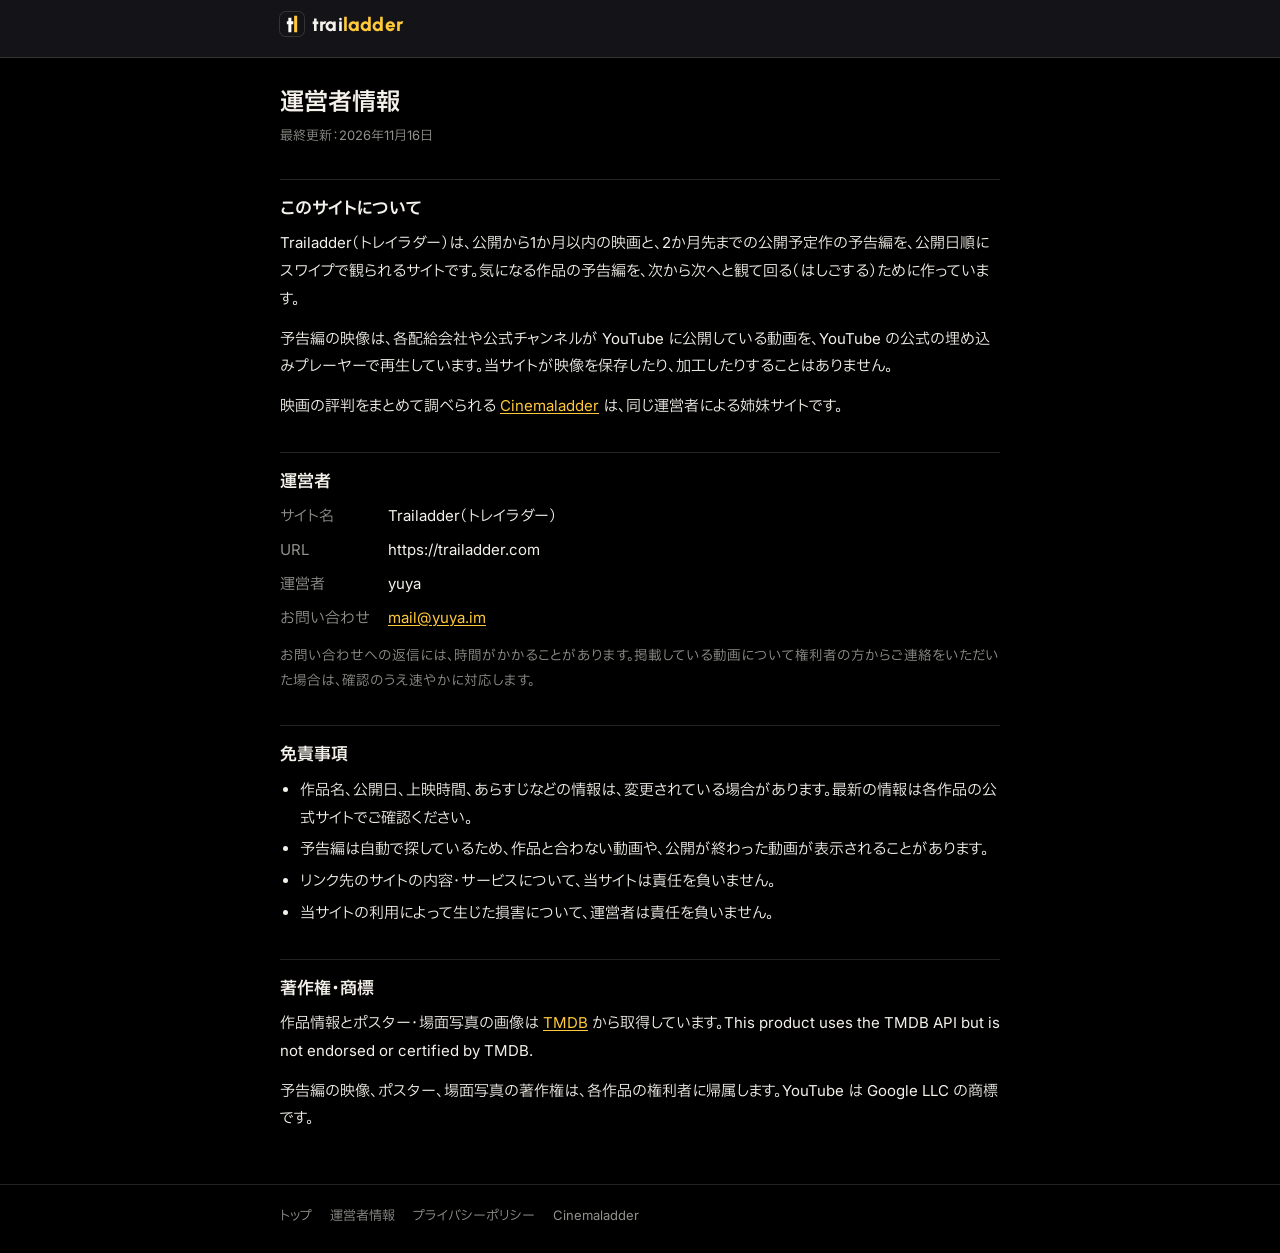
<file: about.html>
<!DOCTYPE html>
<html lang="ja">
<head>
<meta charset="utf-8">
<meta name="viewport" content="width=device-width,initial-scale=1,viewport-fit=cover">
<title>運営者情報 - Trailadder</title>
<meta name="description" content="Trailadder（トレイラダー）の運営者情報、お問い合わせ先、免責事項です。">
<link rel="canonical" href="https://trailadder.com/about">
<link rel="icon" href="/icons/icon.svg" type="image/svg+xml">
<link rel="apple-touch-icon" href="/icons/icon-180.png">
<meta name="theme-color" content="#000000">
<link rel="preconnect" href="https://fonts.googleapis.com">
<link rel="preconnect" href="https://fonts.gstatic.com" crossorigin>
<link rel="stylesheet" href="https://fonts.googleapis.com/css2?family=Inter:wght@400;500;600&amp;family=Urbanist:wght@800&amp;family=IBM+Plex+Sans+JP:wght@400;500;600&amp;display=swap" media="print" onload="this.media='all'">
<noscript><link rel="stylesheet" href="https://fonts.googleapis.com/css2?family=Inter:wght@400;500;600&amp;family=Urbanist:wght@800&amp;family=IBM+Plex+Sans+JP:wght@400;500;600&amp;display=swap"></noscript>
<link rel="stylesheet" href="/pages.css">
</head>
<body>
<header><div class="wrap"><a class="brand" href="/" aria-label="Trailadder トップへ"><svg class="mark" viewBox="0 0 32 32" aria-hidden="true"><rect width="32" height="32" rx="7" fill="#141418"/><g transform="translate(8.080 27.000) scale(0.01467 -0.01467)"><path fill="#FFFFFF" d="M664 724H484V0H208V724H70V1000H208V1314H484V1000H664Z"/><path fill="#FFC93A" transform="translate(614 0)" d="M120 0V1500H396V0Z"/></g></svg><span>trai<span class="lad">ladder</span></span></a></div></header>
<main class="wrap">
<article>
<h1>運営者情報</h1>
<p class="lead">最終更新：2026年11月16日</p>

<h2>このサイトについて</h2>
<p>Trailadder（トレイラダー）は、公開から1か月以内の映画と、2か月先までの公開予定作の予告編を、公開日順にスワイプで観られるサイトです。気になる作品の予告編を、次から次へと観て回る（はしごする）ために作っています。</p>
<p>予告編の映像は、各配給会社や公式チャンネルが YouTube に公開している動画を、YouTube の公式の埋め込みプレーヤーで再生しています。当サイトが映像を保存したり、加工したりすることはありません。</p>
<p>映画の評判をまとめて調べられる <a href="https://cinemaladder.com/" target="_blank" rel="noopener">Cinemaladder</a> は、同じ運営者による姉妹サイトです。</p>

<h2>運営者</h2>
<dl>
  <dt>サイト名</dt><dd>Trailadder（トレイラダー）</dd>
  <dt>URL</dt><dd>https://trailadder.com</dd>
  <dt>運営者</dt><dd>yuya</dd>
  <dt>お問い合わせ</dt><dd><a href="mailto:mail@yuya.im">mail@yuya.im</a></dd>
</dl>
<p class="note">お問い合わせへの返信には、時間がかかることがあります。掲載している動画について権利者の方からご連絡をいただいた場合は、確認のうえ速やかに対応します。</p>

<h2>免責事項</h2>
<ul>
  <li>作品名、公開日、上映時間、あらすじなどの情報は、変更されている場合があります。最新の情報は各作品の公式サイトでご確認ください。</li>
  <li>予告編は自動で探しているため、作品と合わない動画や、公開が終わった動画が表示されることがあります。</li>
  <li>リンク先のサイトの内容・サービスについて、当サイトは責任を負いません。</li>
  <li>当サイトの利用によって生じた損害について、運営者は責任を負いません。</li>
</ul>

<h2>著作権・商標</h2>
<p>作品情報とポスター・場面写真の画像は <a href="https://www.themoviedb.org" target="_blank" rel="noopener">TMDB</a> から取得しています。This product uses the TMDB API but is not endorsed or certified by TMDB.</p>
<p>予告編の映像、ポスター、場面写真の著作権は、各作品の権利者に帰属します。YouTube は Google LLC の商標です。</p>
</article>
</main>
<footer><div class="wrap"><a href="/">トップ</a><a href="/about">運営者情報</a><a href="/privacy">プライバシーポリシー</a><a href="https://cinemaladder.com/" target="_blank" rel="noopener">Cinemaladder</a></div></footer>
</body>
</html>
</file>
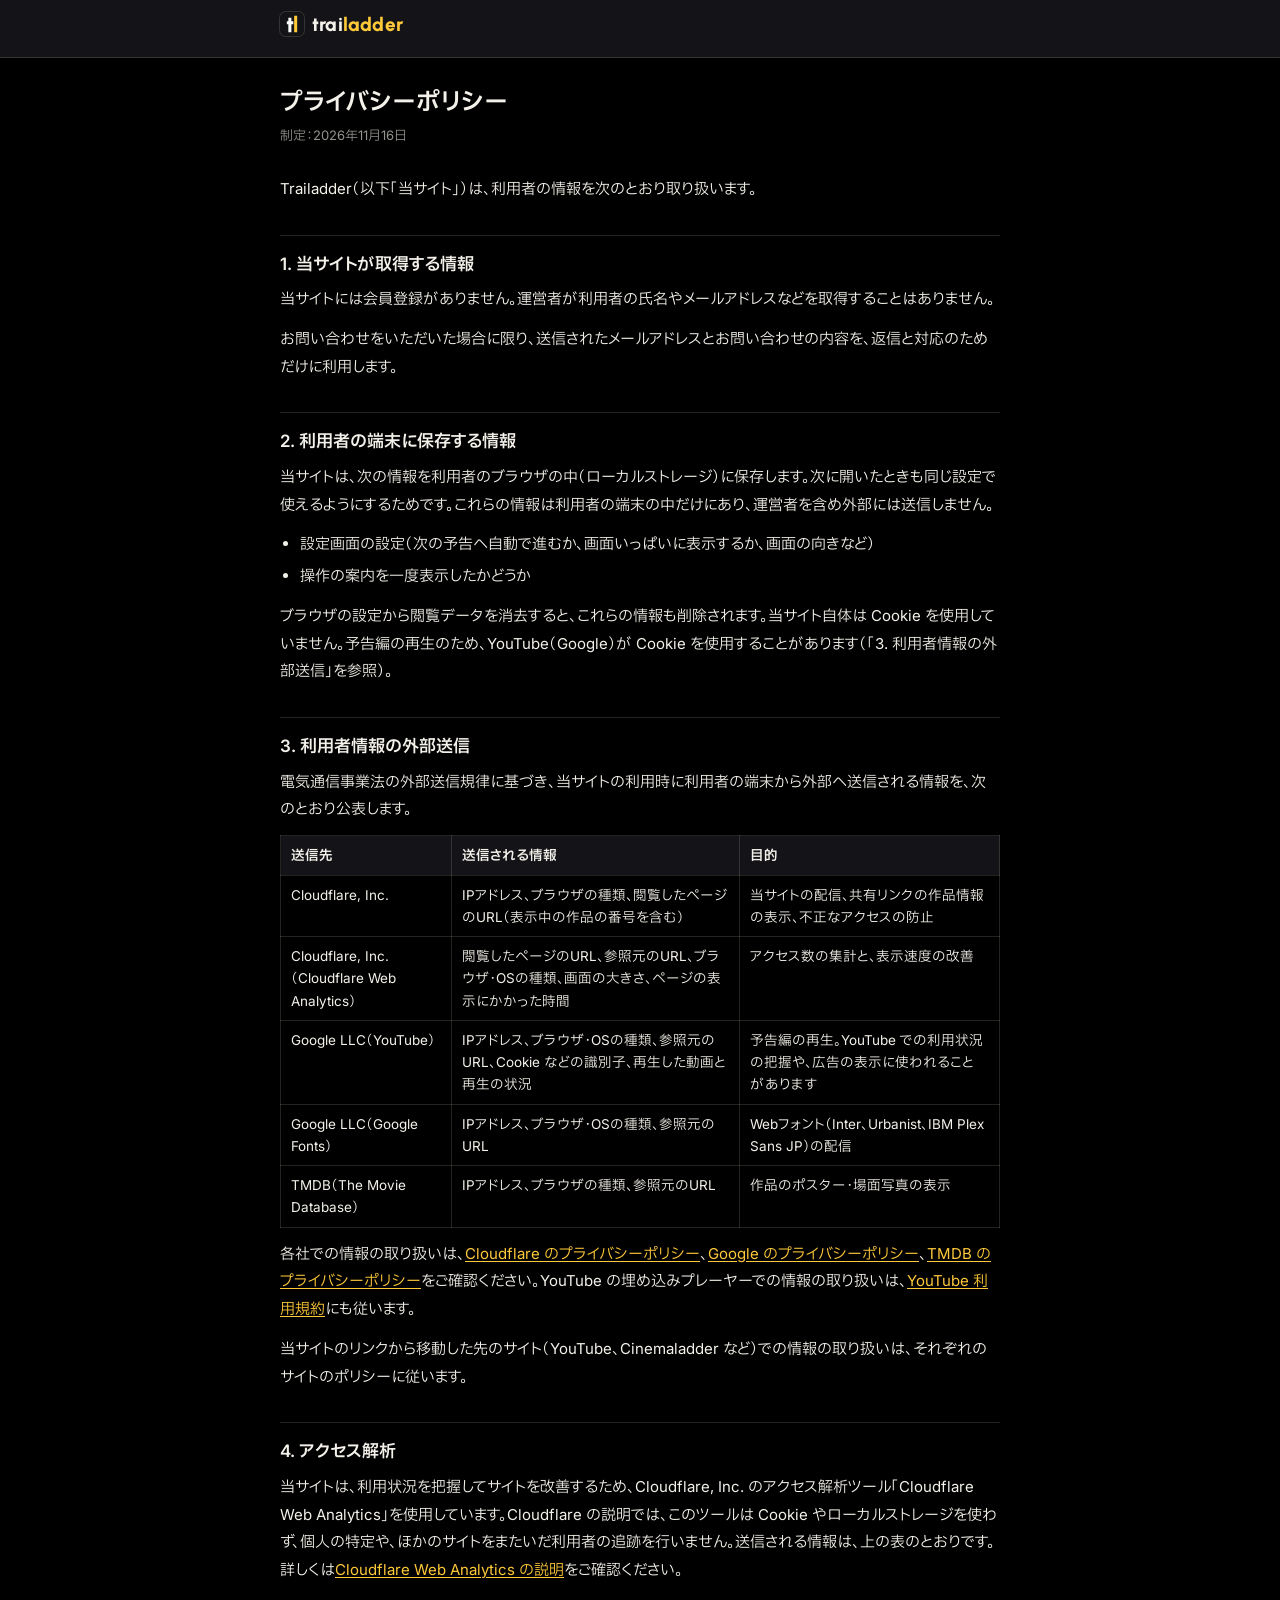
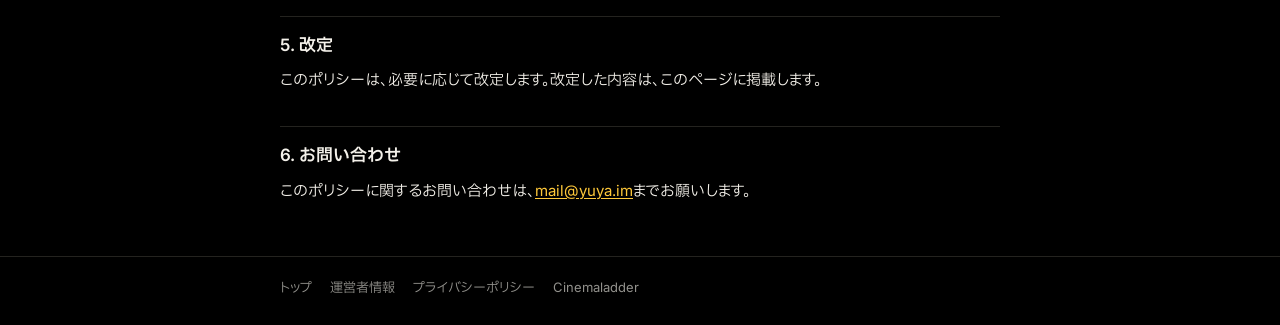
<file: privacy.html>
<!DOCTYPE html>
<html lang="ja">
<head>
<meta charset="utf-8">
<meta name="viewport" content="width=device-width,initial-scale=1,viewport-fit=cover">
<title>プライバシーポリシー - Trailadder</title>
<meta name="description" content="Trailadder（トレイラダー）のプライバシーポリシーです。端末に保存する情報と、外部に送信される情報を説明しています。">
<link rel="canonical" href="https://trailadder.com/privacy">
<link rel="icon" href="/icons/icon.svg" type="image/svg+xml">
<link rel="apple-touch-icon" href="/icons/icon-180.png">
<meta name="theme-color" content="#000000">
<link rel="preconnect" href="https://fonts.googleapis.com">
<link rel="preconnect" href="https://fonts.gstatic.com" crossorigin>
<link rel="stylesheet" href="https://fonts.googleapis.com/css2?family=Inter:wght@400;500;600&amp;family=Urbanist:wght@800&amp;family=IBM+Plex+Sans+JP:wght@400;500;600&amp;display=swap" media="print" onload="this.media='all'">
<noscript><link rel="stylesheet" href="https://fonts.googleapis.com/css2?family=Inter:wght@400;500;600&amp;family=Urbanist:wght@800&amp;family=IBM+Plex+Sans+JP:wght@400;500;600&amp;display=swap"></noscript>
<link rel="stylesheet" href="/pages.css">
</head>
<body>
<header><div class="wrap"><a class="brand" href="/" aria-label="Trailadder トップへ"><svg class="mark" viewBox="0 0 32 32" aria-hidden="true"><rect width="32" height="32" rx="7" fill="#141418"/><g transform="translate(8.080 27.000) scale(0.01467 -0.01467)"><path fill="#FFFFFF" d="M664 724H484V0H208V724H70V1000H208V1314H484V1000H664Z"/><path fill="#FFC93A" transform="translate(614 0)" d="M120 0V1500H396V0Z"/></g></svg><span>trai<span class="lad">ladder</span></span></a></div></header>
<main class="wrap">
<article>
<h1>プライバシーポリシー</h1>
<p class="lead">制定：2026年11月16日</p>

<p>Trailadder（以下「当サイト」）は、利用者の情報を次のとおり取り扱います。</p>

<h2>1. 当サイトが取得する情報</h2>
<p>当サイトには会員登録がありません。運営者が利用者の氏名やメールアドレスなどを取得することはありません。</p>
<p>お問い合わせをいただいた場合に限り、送信されたメールアドレスとお問い合わせの内容を、返信と対応のためだけに利用します。</p>

<h2>2. 利用者の端末に保存する情報</h2>
<p>当サイトは、次の情報を利用者のブラウザの中（ローカルストレージ）に保存します。次に開いたときも同じ設定で使えるようにするためです。これらの情報は利用者の端末の中だけにあり、運営者を含め外部には送信しません。</p>
<ul>
  <li>設定画面の設定（次の予告へ自動で進むか、画面いっぱいに表示するか、画面の向きなど）</li>
  <li>操作の案内を一度表示したかどうか</li>
</ul>
<p>ブラウザの設定から閲覧データを消去すると、これらの情報も削除されます。当サイト自体は Cookie を使用していません。予告編の再生のため、YouTube（Google）が Cookie を使用することがあります（「3. 利用者情報の外部送信」を参照）。</p>

<h2>3. 利用者情報の外部送信</h2>
<p>電気通信事業法の外部送信規律に基づき、当サイトの利用時に利用者の端末から外部へ送信される情報を、次のとおり公表します。</p>
<div class="tbl"><table>
  <thead><tr><th>送信先</th><th>送信される情報</th><th>目的</th></tr></thead>
  <tbody>
    <tr><td>Cloudflare, Inc.</td><td>IPアドレス、ブラウザの種類、閲覧したページのURL（表示中の作品の番号を含む）</td><td>当サイトの配信、共有リンクの作品情報の表示、不正なアクセスの防止</td></tr>
    <tr><td>Cloudflare, Inc.（Cloudflare Web Analytics）</td><td>閲覧したページのURL、参照元のURL、ブラウザ・OSの種類、画面の大きさ、ページの表示にかかった時間</td><td>アクセス数の集計と、表示速度の改善</td></tr>
    <tr><td>Google LLC（YouTube）</td><td>IPアドレス、ブラウザ・OSの種類、参照元のURL、Cookie などの識別子、再生した動画と再生の状況</td><td>予告編の再生。YouTube での利用状況の把握や、広告の表示に使われることがあります</td></tr>
    <tr><td>Google LLC（Google Fonts）</td><td>IPアドレス、ブラウザ・OSの種類、参照元のURL</td><td>Webフォント（Inter、Urbanist、IBM Plex Sans JP）の配信</td></tr>
    <tr><td>TMDB（The Movie Database）</td><td>IPアドレス、ブラウザの種類、参照元のURL</td><td>作品のポスター・場面写真の表示</td></tr>
  </tbody>
</table></div>
<p>各社での情報の取り扱いは、<a href="https://www.cloudflare.com/ja-jp/privacypolicy/" target="_blank" rel="noopener">Cloudflare のプライバシーポリシー</a>、<a href="https://policies.google.com/privacy?hl=ja" target="_blank" rel="noopener">Google のプライバシーポリシー</a>、<a href="https://www.themoviedb.org/privacy-policy" target="_blank" rel="noopener">TMDB のプライバシーポリシー</a>をご確認ください。YouTube の埋め込みプレーヤーでの情報の取り扱いは、<a href="https://www.youtube.com/t/terms" target="_blank" rel="noopener">YouTube 利用規約</a>にも従います。</p>
<p>当サイトのリンクから移動した先のサイト（YouTube、Cinemaladder など）での情報の取り扱いは、それぞれのサイトのポリシーに従います。</p>

<h2>4. アクセス解析</h2>
<p>当サイトは、利用状況を把握してサイトを改善するため、Cloudflare, Inc. のアクセス解析ツール「Cloudflare Web Analytics」を使用しています。Cloudflare の説明では、このツールは Cookie やローカルストレージを使わず、個人の特定や、ほかのサイトをまたいだ利用者の追跡を行いません。送信される情報は、上の表のとおりです。詳しくは<a href="https://www.cloudflare.com/ja-jp/web-analytics/" target="_blank" rel="noopener">Cloudflare Web Analytics の説明</a>をご確認ください。</p>

<h2>5. 改定</h2>
<p>このポリシーは、必要に応じて改定します。改定した内容は、このページに掲載します。</p>

<h2>6. お問い合わせ</h2>
<p>このポリシーに関するお問い合わせは、<a href="mailto:mail@yuya.im">mail@yuya.im</a>までお願いします。</p>
</article>
</main>
<footer><div class="wrap"><a href="/">トップ</a><a href="/about">運営者情報</a><a href="/privacy">プライバシーポリシー</a><a href="https://cinemaladder.com/" target="_blank" rel="noopener">Cinemaladder</a></div></footer>
</body>
</html>
</file>
<file: pages.css>
/* 運営者情報・プライバシーポリシーなど、文章だけのページ用。色はサイト本体（index.html の :root）とそろえる */
:root{
  --bg:#000;--surface:#141418;--fg:#f4f1ea;--muted:rgba(244,241,234,.6);--line:rgba(255,245,220,.14);
  --light:#fff5dc;--bulb:#ffc93a;
  --font0:-apple-system,BlinkMacSystemFont,"Hiragino Sans","Hiragino Kaku Gothic ProN","Yu Gothic UI","Meiryo",sans-serif;
  --font:"Inter","IBM Plex Sans JP",var(--font0);
  --name:"Urbanist","IBM Plex Sans JP",var(--font0);
  color-scheme:dark;
}
html{padding-top:env(safe-area-inset-top,0px);padding-bottom:env(safe-area-inset-bottom,0px);-webkit-text-size-adjust:100%}
body{margin:0;background:var(--bg);color:var(--fg);font:400 15px/1.85 var(--font);font-feature-settings:"palt" 1;text-autospace:normal}
a{color:var(--bulb);text-underline-offset:2px}
:focus-visible{outline:2px solid var(--bulb);outline-offset:2px}
.wrap{max-width:720px;margin:0 auto;padding-left:max(20px,env(safe-area-inset-left));padding-right:max(20px,env(safe-area-inset-right))}
body>header{background:var(--surface);border-bottom:1px solid var(--line)}
body>header .wrap{padding-block:12px}
.brand{display:inline-flex;align-items:center;gap:8px;font:800 19px/1 var(--name);font-feature-settings:inherit;letter-spacing:.01em;color:var(--fg);text-decoration:none}
.brand .lad{color:var(--bulb)}
.brand .mark{width:24px;height:24px;border-radius:6px;box-shadow:0 0 0 1px var(--line)}
main.wrap{padding-block:28px 40px}
h1{font:600 24px/1.3 var(--font);font-feature-settings:inherit;margin:0 0 6px}
.lead{color:var(--muted);font-size:13px;margin:0 0 28px}
h2{font:600 17px/1.5 var(--font);font-feature-settings:inherit;margin:32px 0 8px;padding-top:16px;border-top:1px solid var(--line)}
p,ul{margin:0 0 12px}
ul{padding-left:1.3em}
li{margin:4px 0}
.note{color:var(--muted);font-size:13.5px}
dl{display:grid;grid-template-columns:auto 1fr;gap:6px 18px;margin:0 0 12px}
dt{color:var(--muted)}
dd{margin:0;overflow-wrap:anywhere}
.tbl{overflow-x:auto;margin:0 0 12px;-webkit-overflow-scrolling:touch}
table{border-collapse:collapse;min-width:560px;font-size:13.5px;line-height:1.65}
th,td{border:1px solid var(--line);padding:8px 10px;text-align:left;vertical-align:top}
th{background:var(--surface);font-weight:600}
footer{border-top:1px solid var(--line);font-size:13px}
footer .wrap{display:flex;flex-wrap:wrap;gap:6px 18px;padding-block:18px 26px}
footer a{color:var(--muted);text-decoration:none}
footer a:hover{color:var(--fg)}
</file>
